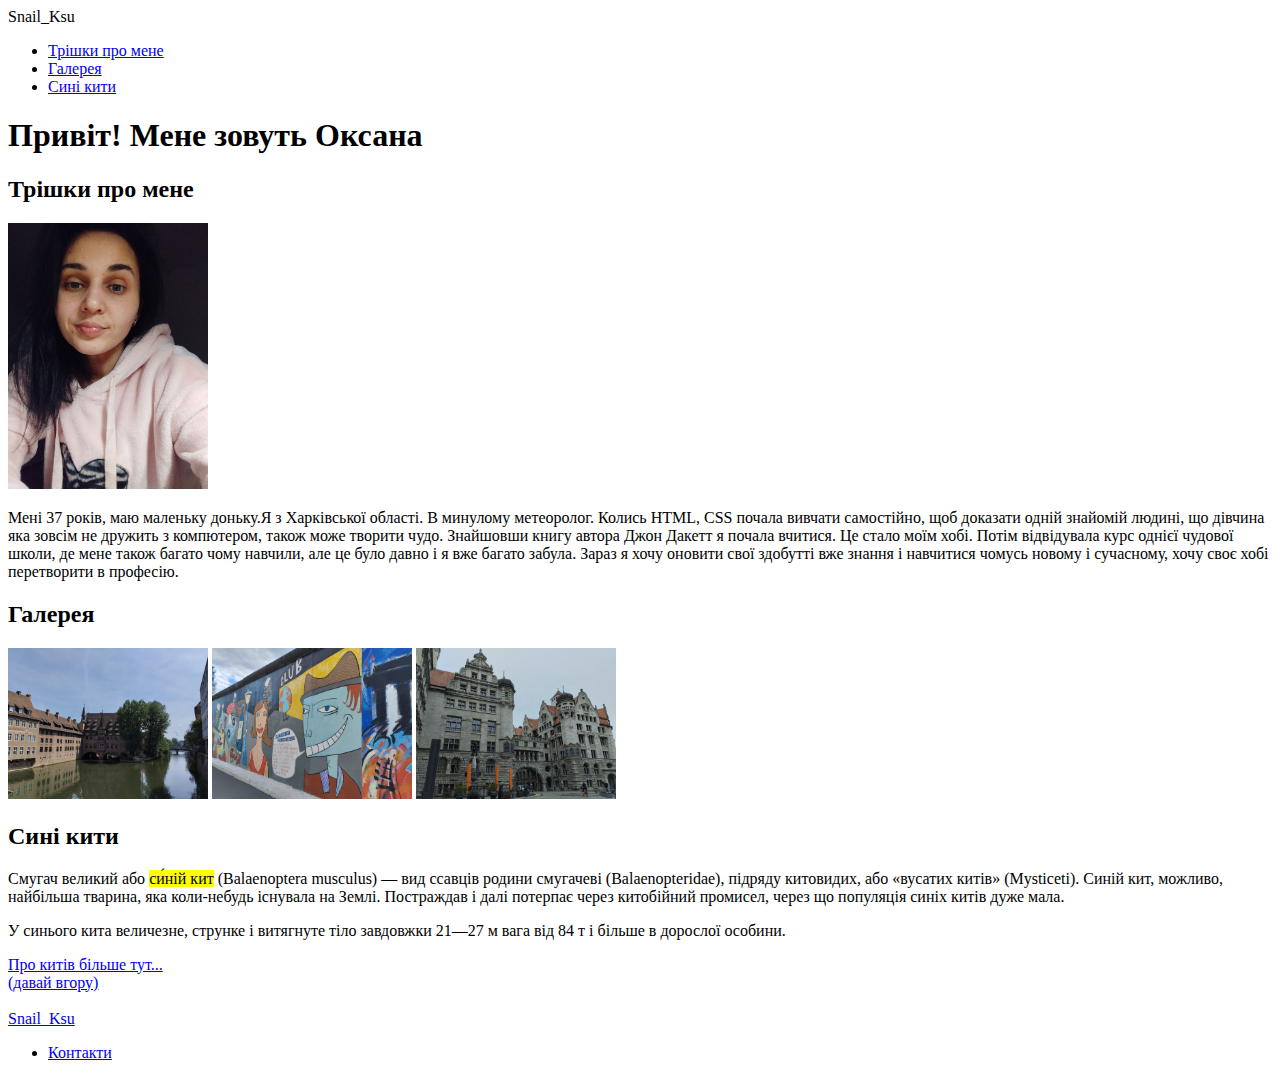
<file: lesson_02/index.html>
<!DOCTYPE html>
<html lang="uk">
<head>
    <meta charset="UTF-8">
    <meta name="viewport" content="width=device-width, initial-scale=1.0">
    <title>Ksuscha Demenkova</title>
</head>
<body>
    <header >
        <span >Snail_Ksu</span>
        <ul id="up">
            <li><a href="#section_1">Трішки про мене</a></li>
            <li><a href="#section_2">Галерея</a></li>
            <li><a href="#section_3">Сині кити</a></li>
        </ul>
    </header>
    <main>
        <h1>Привіт! Мене зовуть Оксана</h1>
        <div>
            <h2 id="section_1">Трішки про мене</h2>
            <img src="img/img_foto.jpg" alt="це ж я!" width="200">
            <p>
                Мені 37 років, маю маленьку доньку.Я з Харківської області. В минулому метеоролог. Колись HTML, CSS почала вивчати самостійно, 
                щоб доказати одній знайомій людині, що дівчина яка зовсім не дружить з компютером, також може творити чудо. Знайшовши книгу автора Джон Дакетт я почала вчитися. 
                Це стало моїм хобі. Потім відвідувала курс однієї чудової школи, де мене також багато чому навчили, але це було давно і я вже багато забула. 
                Зараз я хочу оновити свої здобутті вже знання і навчитися чомусь новому і сучасному, хочу своє хобі перетворити в професію.  
            </p>
        </div>
        <div>
            <h2 id="section_2">Галерея</h2>
            <img src="img/img_foto_1.jpg" alt="Картинка 1" width="200">
            <img src="img/img_foto_2.jpg" alt="Картинка 2" width="200">
            <img src="img/img_foto_3.jpg" alt="Картинка 3" width="200">
        </div> 
        <div>
            <h2 id="section_3">Сині кити</h2>
            <p> 
                Смугач великий або <mark>си́ній кит</mark> (Balaenoptera musculus) — вид ссавців родини смугачеві 
                (Balaenopteridae), підряду китовидих, або «вусатих китів» (Mysticeti). Синій кит, можливо, 
                найбільша тварина, яка коли-небудь існувала на Землі. Постраждав і далі потерпає через китобійний промисел, 
                через що популяція синіх китів дуже мала.
            </p>
            <p>
                У синього кита величезне, струнке і витягнуте тіло завдовжки 21—27 м вага від 84 т і більше в дорослої особини. 
            </p>
            <a href="http://uk.wikipedia.org/wiki/Кит_синій" target="_blank" rel="noopener noreferrer">Про китів більше тут...</a>
        </div>
           <a href="#up">(давай вгору)</a>
    </main>
    <footer>
        <br>
        <span><a href="#"> Snail_Ksu</a></span>
        <ul>
            <li><a href="contacts.html">Контакти</a></li>
        </ul>
    </footer>
</body>
</html>
</file>
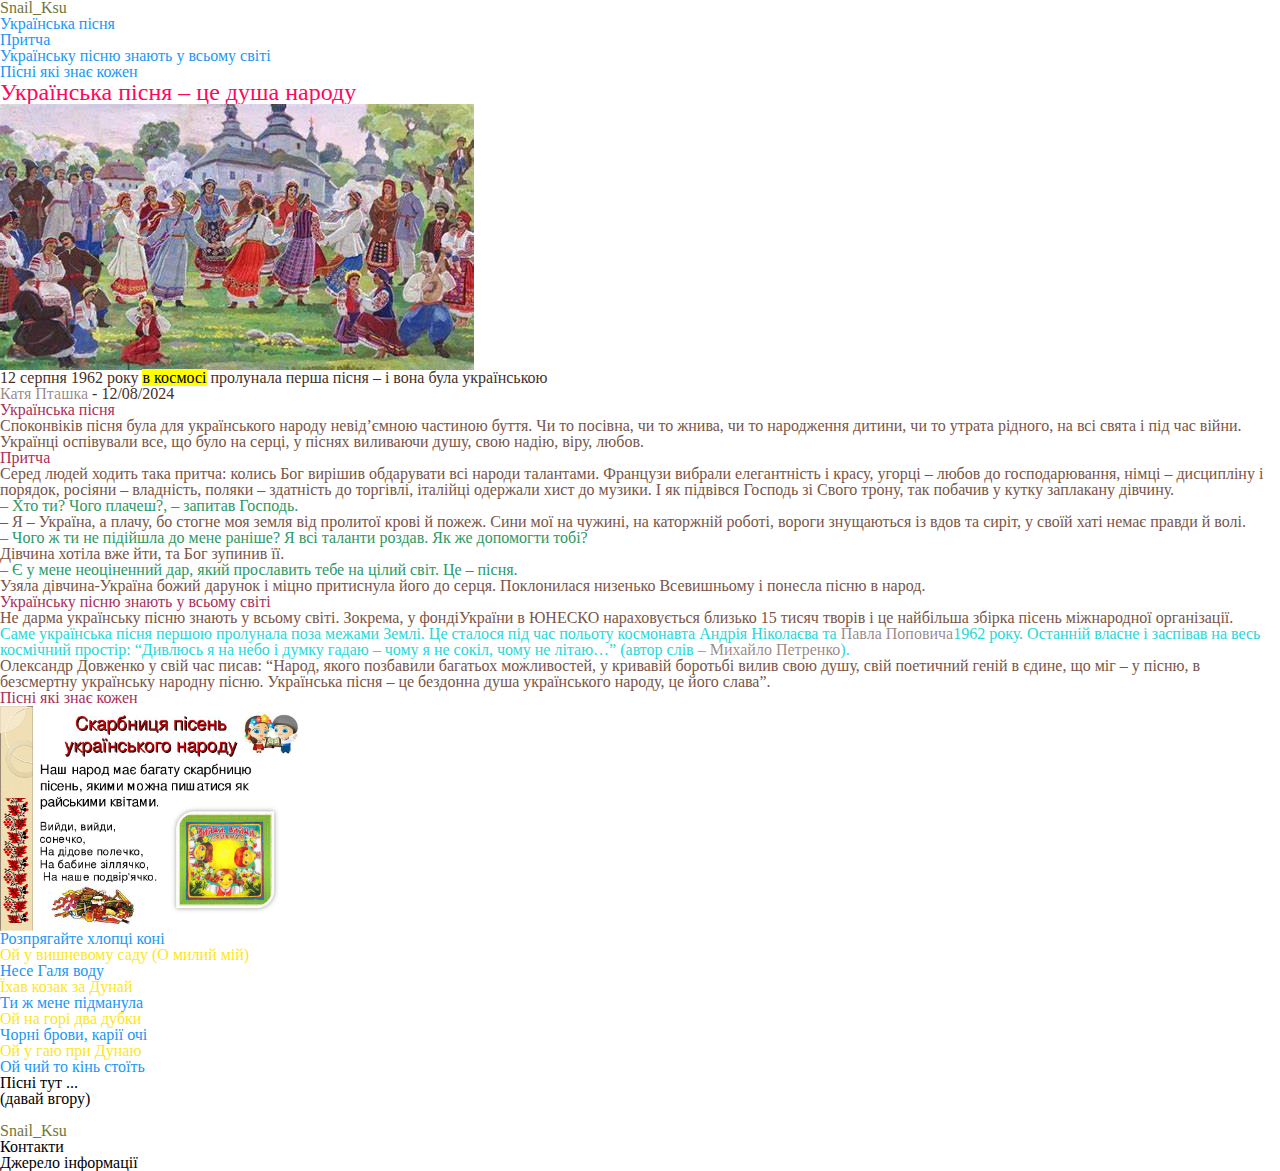
<file: lesson_03/index.html>
<!DOCTYPE html>
<html lang="uk">
    <head>
        <meta charset="UTF-8">
        <meta name="viewport" content="width=device-width, initial-scale=1.0">
        <link rel="stylesheet" href="css/style.css">
        <title>Ksuscha Demenkova</title>
    </head>
    <body>
        <header>
            <span class="logo">Snail_Ksu</span>
            <ul class="nav" id="up">
                <li><a href="#section_1">Українська пісня</a></li>
                <li><a href="#section_2">Притча</a></li>
                <li><a href="#section_3">Українську пісню знають у всьому
                        світі</a></li>
                <li><a href="#section_4">Пісні які знає кожен</a></li>
            </ul>
        </header>
        <main>
            <div class="header">
                <h1>Українська пісня – це душа народу</h1>
                <img src="img/img_02.jpeg" alt="Картинка 2">
                <p>
                    12 серпня 1962 року <mark>в космосі</mark> пролунала перша
                    пісня – і вона
                    була українською
                    <br>
                    <span class="name">Катя Пташка </span>- 12/08/2024
                </p>
            </div>
            <div class="wrap_1">
                <h2 id="section_1">Українська пісня</h2>
                <p>
                    Споконвіків пісня була для українського народу невід’ємною
                    частиною буття. Чи то посівна, чи то жнива, чи то народження
                    дитини,
                    чи то утрата рідного, на всі свята і під час війни. Українці
                    оспівували все, що було на серці, у піснях виливаючи душу,
                    свою
                    надію, віру, любов.
                </p>
            </div>
            <div class="wrap_2">
                <h2 id="section_2">Притча</h2>
                <p> Серед людей ходить така притча: колись Бог вирішив
                    обдарувати всі народи талантами. Французи вибрали
                    елегантність i красу,
                    угорці – любов до господарювання, німці – дисципліну i
                    порядок,
                    росіяни – владність, поляки – здатність до торгівлі,
                    італійці одержали
                    хист до музики. І як підвівся Господь зі Свого трону, так
                    побачив у
                    кутку заплакану дівчину.
                </p>
                <p class="clause">
                    – Хто ти? Чого плачеш?, – запитав Господь.
                </p>
                <p>
                    – Я – Україна, а плачу, бо стогне моя земля від пролитої
                    крові й пожеж. Сини мої на чужині, на каторжній роботі,
                    вороги
                    знущаються із вдов та сиріт, у своїй хаті немає правди й
                    волі.
                </p>
                <p class="clause">
                    – Чого ж ти не підійшла до мене раніше? Я всі таланти
                    роздав. Як же допомогти тобі?
                </p>
                <p>
                    Дівчина хотіла вже йти, та Бог зупинив її.
                </p>
                <p class="clause">
                    – Є у мене неоціненний дар, який прославить тебе на цілий
                    світ. Це – пісня.
                </p>
                <p>
                    Узяла дівчина-Україна божий дарунок i міцно притиснула його
                    до серця. Поклонилася низенько Всевишньому i понесла пісню в
                    народ.
                </p>
            </div>
            <div class="wrap_3">
                <h2 id="section_3">Українську пісню знають у всьому світі</h2>
                <p>
                    Не дарма українську пісню знають у всьому світі. Зокрема,
                    у фондіУкраїни в ЮНЕСКО нараховується близько 15 тисяч
                    творів і це найбільша збірка пісень міжнародної організації.
                </p>
                <p class="page">
                    Саме українська пісня першою пролунала поза межами Землі. Це
                    сталося
                    під час польоту космонавта Андрія Ніколаєва та <span
                        class="name">Павла
                        Поповича</span>1962
                    року. Останній власне і заспівав на весь космічний простір:
                    “Дивлюсь
                    я на небо і думку гадаю – чому я не сокіл, чому не літаю…”
                    (автор
                    слів – <span class="name">Михайло Петренко</span>).
                </p>
                <p>
                    <span>Олександр Довженко </span> у свій час писав: “Народ,
                    якого
                    позбавили
                    багатьох можливостей, у кривавій боротьбі вилив свою душу,
                    свій
                    поетичний геній в єдине, що міг – у пісню, в безсмертну
                    українську
                    народну пісню. Українська пісня – це бездонна душа
                    українського
                    народу, це його слава”.
                </p>
            </div>
            <div class="wrap_4">
                <h2 id="section_4">Пісні які знає кожен</h2>
                <img src="img/img_01.jpg" alt="Картинка 1" width="300">
                <ul>
                    <li class="item-blue">Розпрягайте хлопці коні</li>
                    <li> Ой у вишневому саду (О милий мій)</li>
                    <li class="item-blue"> Несе Галя воду</li>
                    <li> Їхав козак за Дунай</li>
                    <li class="item-blue"> Ти ж мене підманула</li>
                    <li>Ой на горі два дубки</li>
                    <li class="item-blue">Чорні брови, карії очі</li>
                    <li>Ой у гаю при Дунаю</li>
                    <li class="item-blue">Ой чий то кінь стоїть</li>
                </ul>
                <a
                    href="https://spadok.org.ua/folklor/15-ukrayinskykh-pisen-yaki-maye-znaty-kozhen"
                    target="_blank"
                    rel="noopener noreferrer">Пісні тут ...
                </a>
            </div>
            <a href="#up">(давай вгору)</a>
        </main>
        <footer>
            <br>
            <span class="logo"><a href="#"> Snail_Ksu</a></span>
            <ul>
                <li><a href="contacts.html">Контакти</a></li>
                <li>
                    <a href="http://uain.press/articles/313454-313454"
                        target="_blank"
                        rel="noopener noreferrer">Джерело інформації</a>
                </li>
            </ul>
        </footer>
    </body>
</html>
</file>
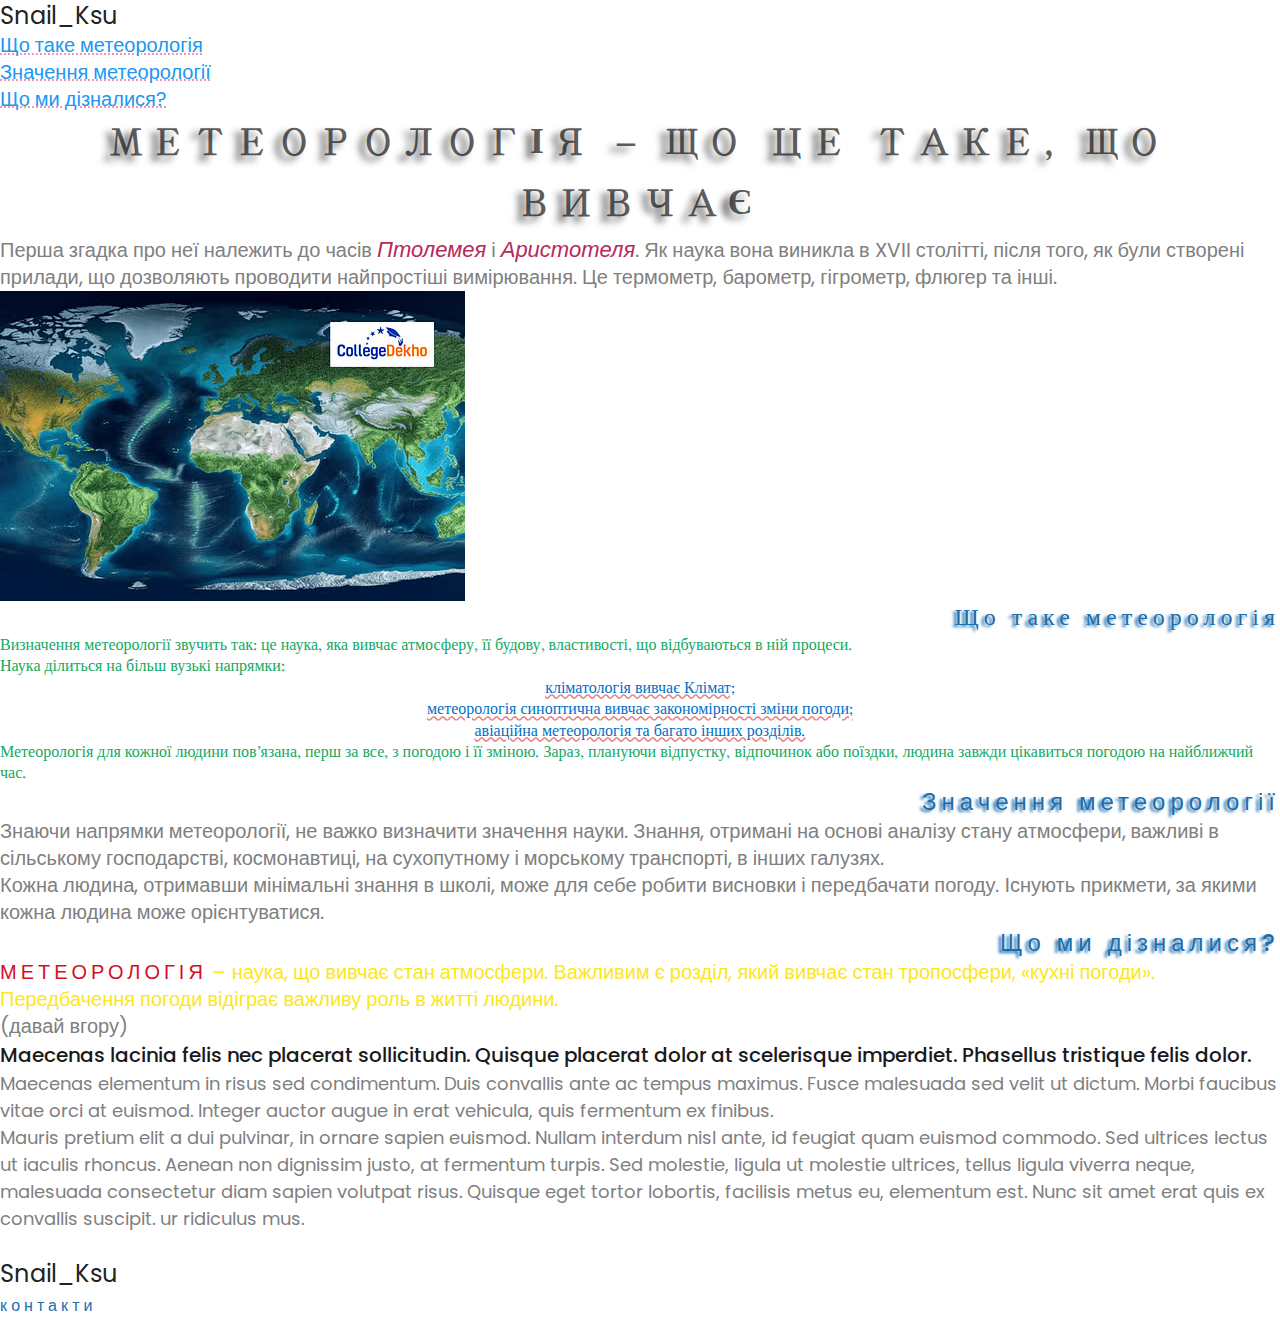
<file: lesson_04/index.html>
<!DOCTYPE html>
<html lang="uk">
    <head>
        <meta charset="UTF-8">
        <meta name="viewport" content="width=device-width, initial-scale=1.0">
        <link rel="stylesheet" href="css/style.css">
        <link href="https://fonts.googleapis.com/css?family=Poppins:regular,500&display=swap" rel="stylesheet">
        <title>Шрифти, їх підключення та CSS властивості</title>
    </head>
    <body>
        <header>
            <span class="logo">Snail_Ksu</span>
            <ul class="nav" id="up">
                <li><a href="#section_1">Що таке метеорологія</a></li>
                <li><a href="#section_2">Значення метеорології</a></li>
                <li><a href="#section_3">Що ми дізналися?</a></li>
            </ul>
        </header>
        <main>
            <div class="header">
                <h1>Метеорологія – що це таке, що вивчає </h1> 
                <p>
                    Перша згадка про неї належить до часів <span>Птолемея</span> і <span>Аристотеля</span>. Як наука вона виникла в XVII столітті,
                    після того, як були створені прилади, що дозволяють проводити найпростіші вимірювання. Це термометр, 
                    барометр, гігрометр, флюгер та інші.
                </p>
                <img src="img/img_climate.avif" alt="Climate">
            </div>
            <div class="main-wrap">
                <div class="wrap_1">
                    <h2 id="section_1">Що таке метеорологія</h2>
                    <p>Визначення метеорології звучить так: це наука, яка вивчає атмосферу, її будову, властивості, що відбуваються в ній процеси.</p>
                    <h3>Наука ділиться на більш вузькі напрямки:</h3>
                    <ul>
                        <li>кліматологія вивчає Клімат;</li>
                        <li>метеорологія синоптична вивчає закономірності зміни погоди;</li>
                        <li>авіаційна метеорологія та багато інших розділів.</li>
                    </ul>
                    <p>
                        Метеорологія для кожної людини пов’язана, перш за все, з погодою і її зміною. Зараз, плануючи відпустку, відпочинок або поїздки, 
                        людина завжди цікавиться погодою на найближчий час.
                    </p>
                </div>
                <div class="wrap_2">
                    <h2 id="section_2">Значення метеорології</h2>
                    <p>
                        Знаючи напрямки метеорології, не важко визначити значення науки. Знання, отримані на основі аналізу стану атмосфери, 
                        важливі в сільському господарстві, космонавтиці, на сухопутному і морському транспорті, в інших галузях.
                    </p>
                    <p>
                        Кожна людина, отримавши мінімальні знання в школі, може для себе робити висновки і передбачати погоду. 
                        Існують прикмети, за якими кожна людина може орієнтуватися.
                    </p>
                </div>
                <div class="wrap_3">
                    <h2 id="section_3">Що ми дізналися?</h2>
                    <p>
                        <span>Метеорологія</span>  – наука, що вивчає стан атмосфери. Важливим є розділ, який вивчає стан тропосфери, 
                        «кухні погоди». Передбачення погоди відіграє важливу роль в житті людини.
                    </p>
                </div>
                <a href="#up">(давай вгору)</a>
            </div>
            <!-- //частина з макету // -->
            <div class="wrap"> 
                <h2>
                    Maecenas lacinia felis nec placerat sollicitudin. Quisque placerat dolor at scelerisque imperdiet.
                    Phasellus tristique felis dolor.
                </h2>
                <p>
                    Maecenas elementum in risus sed condimentum. Duis convallis ante ac tempus maximus. Fusce malesuada 
                    sed velit ut dictum. Morbi faucibus vitae orci at euismod. Integer auctor augue in erat vehicula, quis fermentum ex finibus.
                </p>
                <p>
                    Mauris pretium elit a dui pulvinar, in ornare sapien euismod. Nullam interdum nisl ante, id feugiat quam euismod commodo. 
                    Sed ultrices lectus ut iaculis rhoncus. Aenean non dignissim justo, at fermentum turpis. Sed molestie, ligula ut molestie ultrices, 
                    tellus ligula viverra neque, malesuada consectetur diam sapien volutpat risus. Quisque eget tortor lobortis, facilisis metus eu, 
                    elementum est. Nunc sit amet erat quis ex convallis suscipit. ur ridiculus mus.
                </p>
            </div>
            <!-- //частина з макету // -->
        </main>
        <footer>
            <br>
            <span class="logo"><a href="#"> Snail_Ksu</a></span>
            <ul>
                <li><a href="contacts.html">Контакти</a></li>
            </ul>
        </footer>
    </body>
</html>
</file>
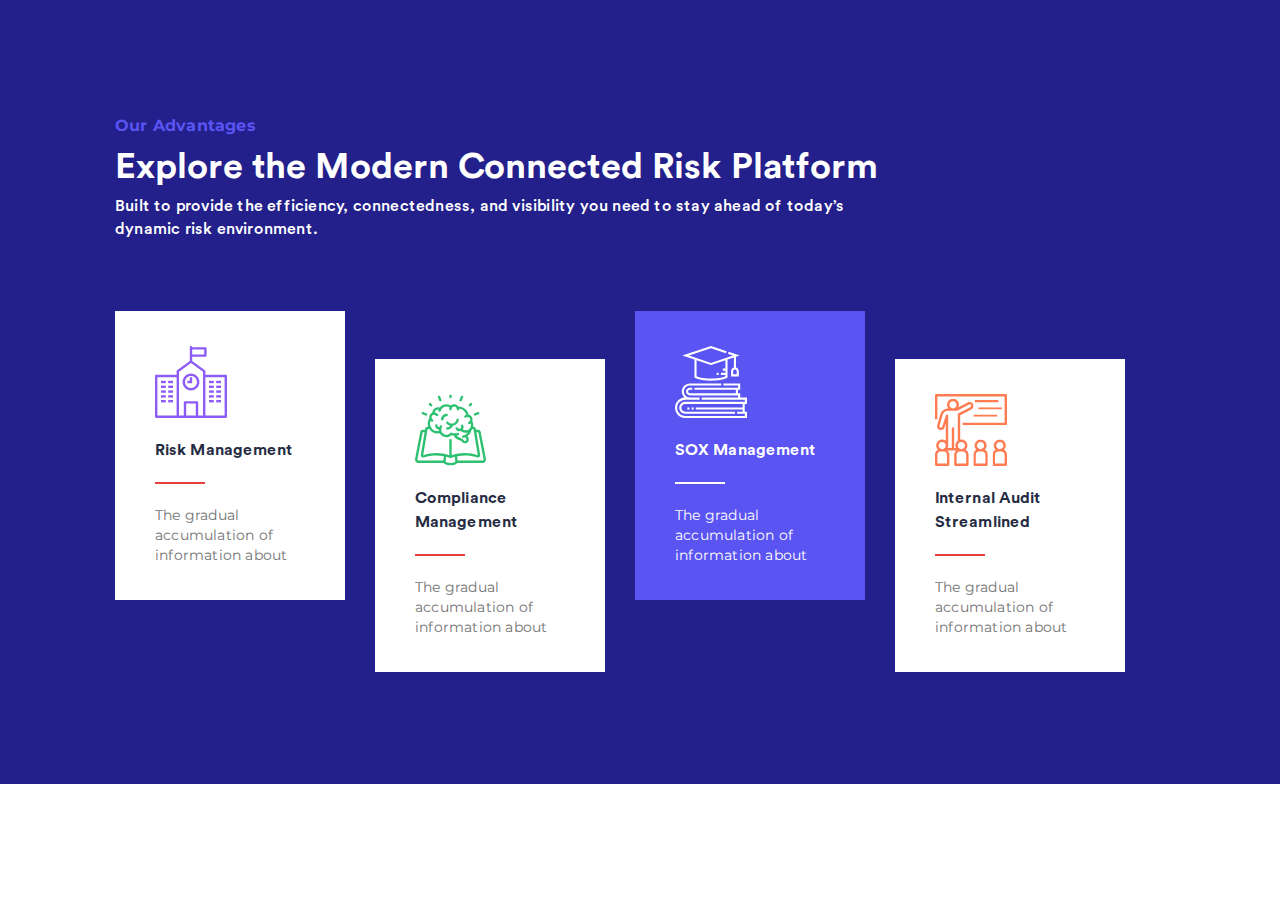
<file: lesson_05/index.html>
<!DOCTYPE html>
<html lang="uk">
    <head>
        <meta charset="UTF-8">
        <meta name="viewport" content="width=device-width, initial-scale=1.0">
        <link href="https://fonts.googleapis.com/css?family=Montserrat:regular,700&display=swap" rel="stylesheet">
        <link rel="stylesheet" href="css/style.css">
        <title>CSS властивості блоків, відступи між елементами margin та padding</title>
    </head>
    <body>
        <header>
            <!-- <span class="logo">Snail_Ksu</span> -->
        </header>
        <main>
            <div class="wrapper">
                <div class="header">
                    <h6>Our Advantages</h6>
                    <h2>Explore the Modern Connected Risk Platform</h2>
                    <p>Built to provide the efficiency, connectedness, and visibility you need to stay ahead of today’s dynamic risk environment.</p>
                </div>
                <div class="wrap-section">
                    <div class="section">
                        <img src="img/card-1.svg" alt="card-1">
                        <h3>Risk Management </h3>
                        <span></span>
                        <p>The gradual 
                            accumulation of 
                            information about 
                        </p>
                    </div>
                    <div class="section card-section">
                        <img src="img/card-2.svg" alt="card-2">
                        <h3>Compliance Management</h3>
                        <span></span>
                        <p>
                            The gradual 
                            accumulation of 
                            information about 
                        </p>
                    </div>
                    <div class="section activ">
                        <img src="img/card-activ.svg" alt="card-activ ">
                        <h3>SOX Management</h3>
                        <span></span>
                        <p>
                            The gradual 
                            accumulation of 
                            information about 
                        </p>
                    </div>
                    <div class="section card-section">
                        <img src="img/card-3.svg" alt="card-3">
                        <h3>Internal Audit Streamlined</h3>
                        <span></span>
                        <p>
                            The gradual 
                            accumulation of 
                            information about 
                        </p>
                    </div>
                </div>
                

            </div>
        </main>
        <footer>
            <!-- <span class="logo"><a href="#"> Snail_Ksu</a></span> -->
        </footer>
    </body>
</html>
</file>
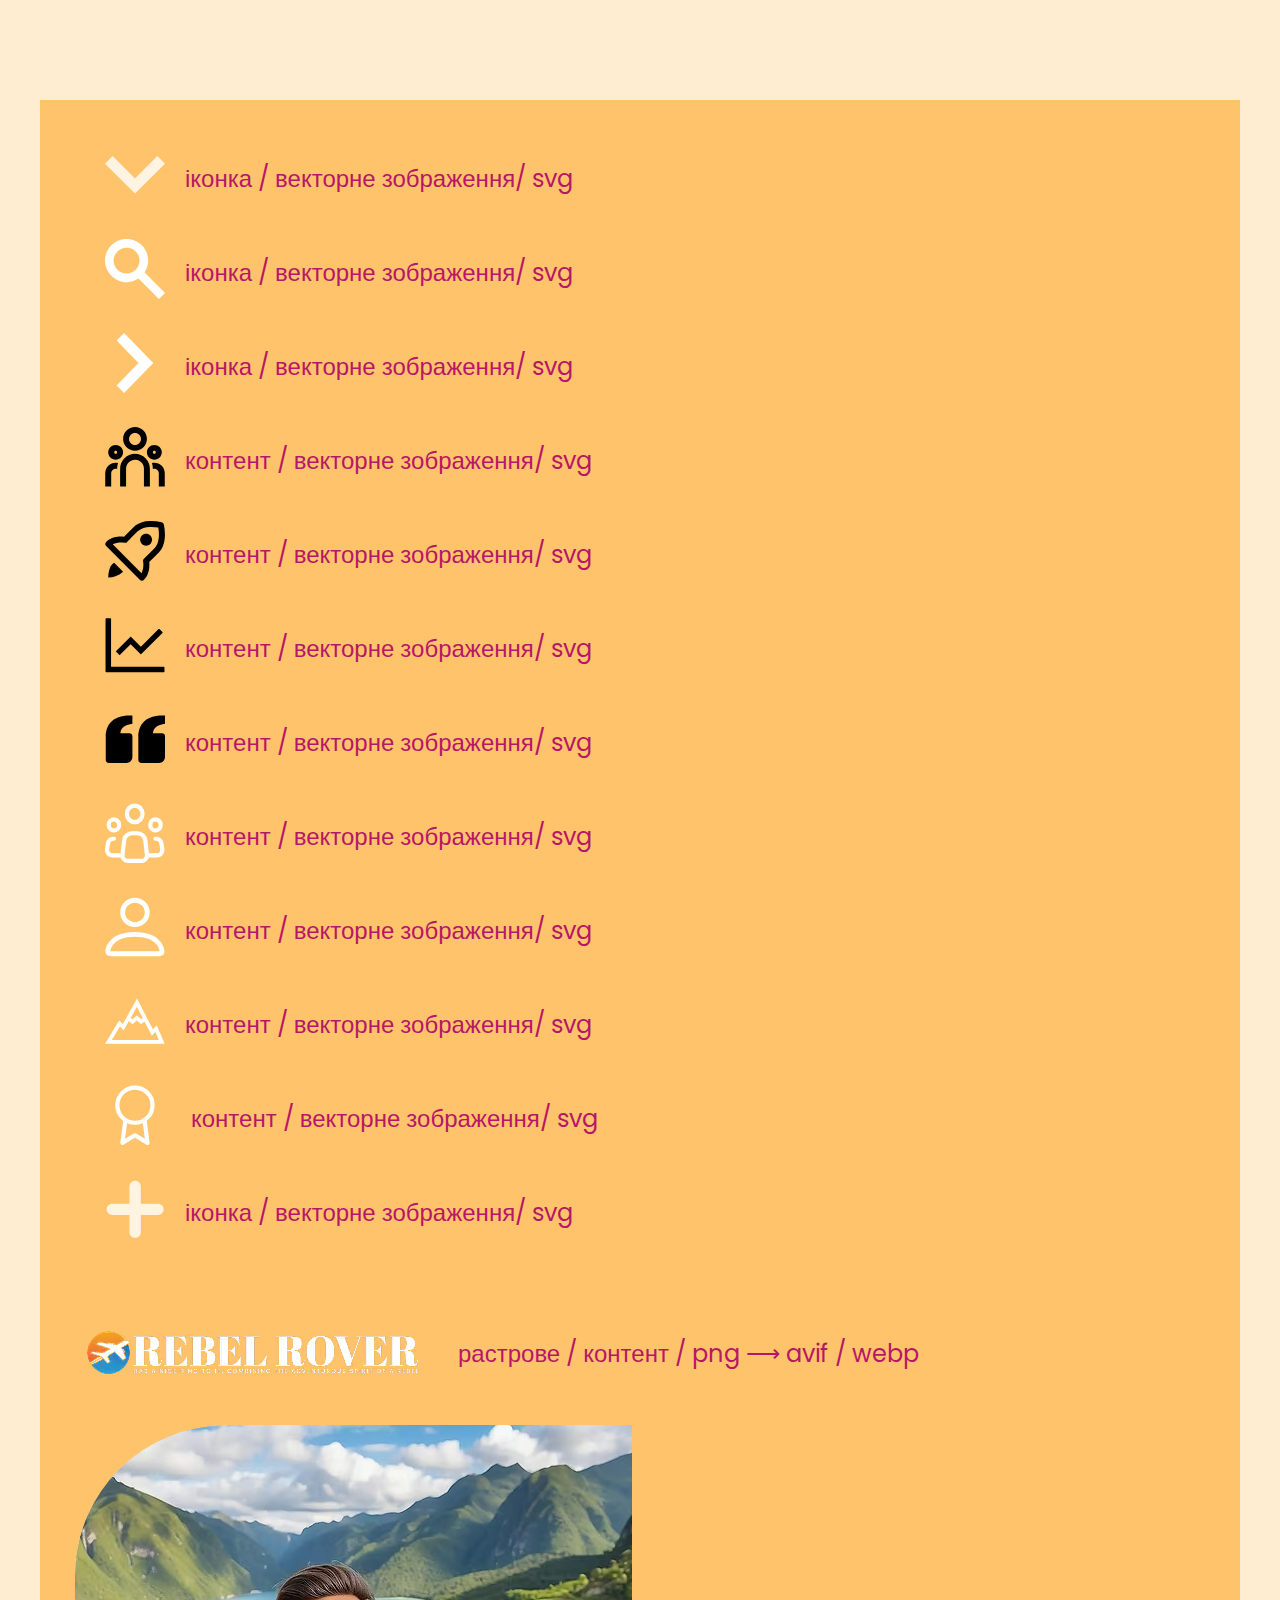
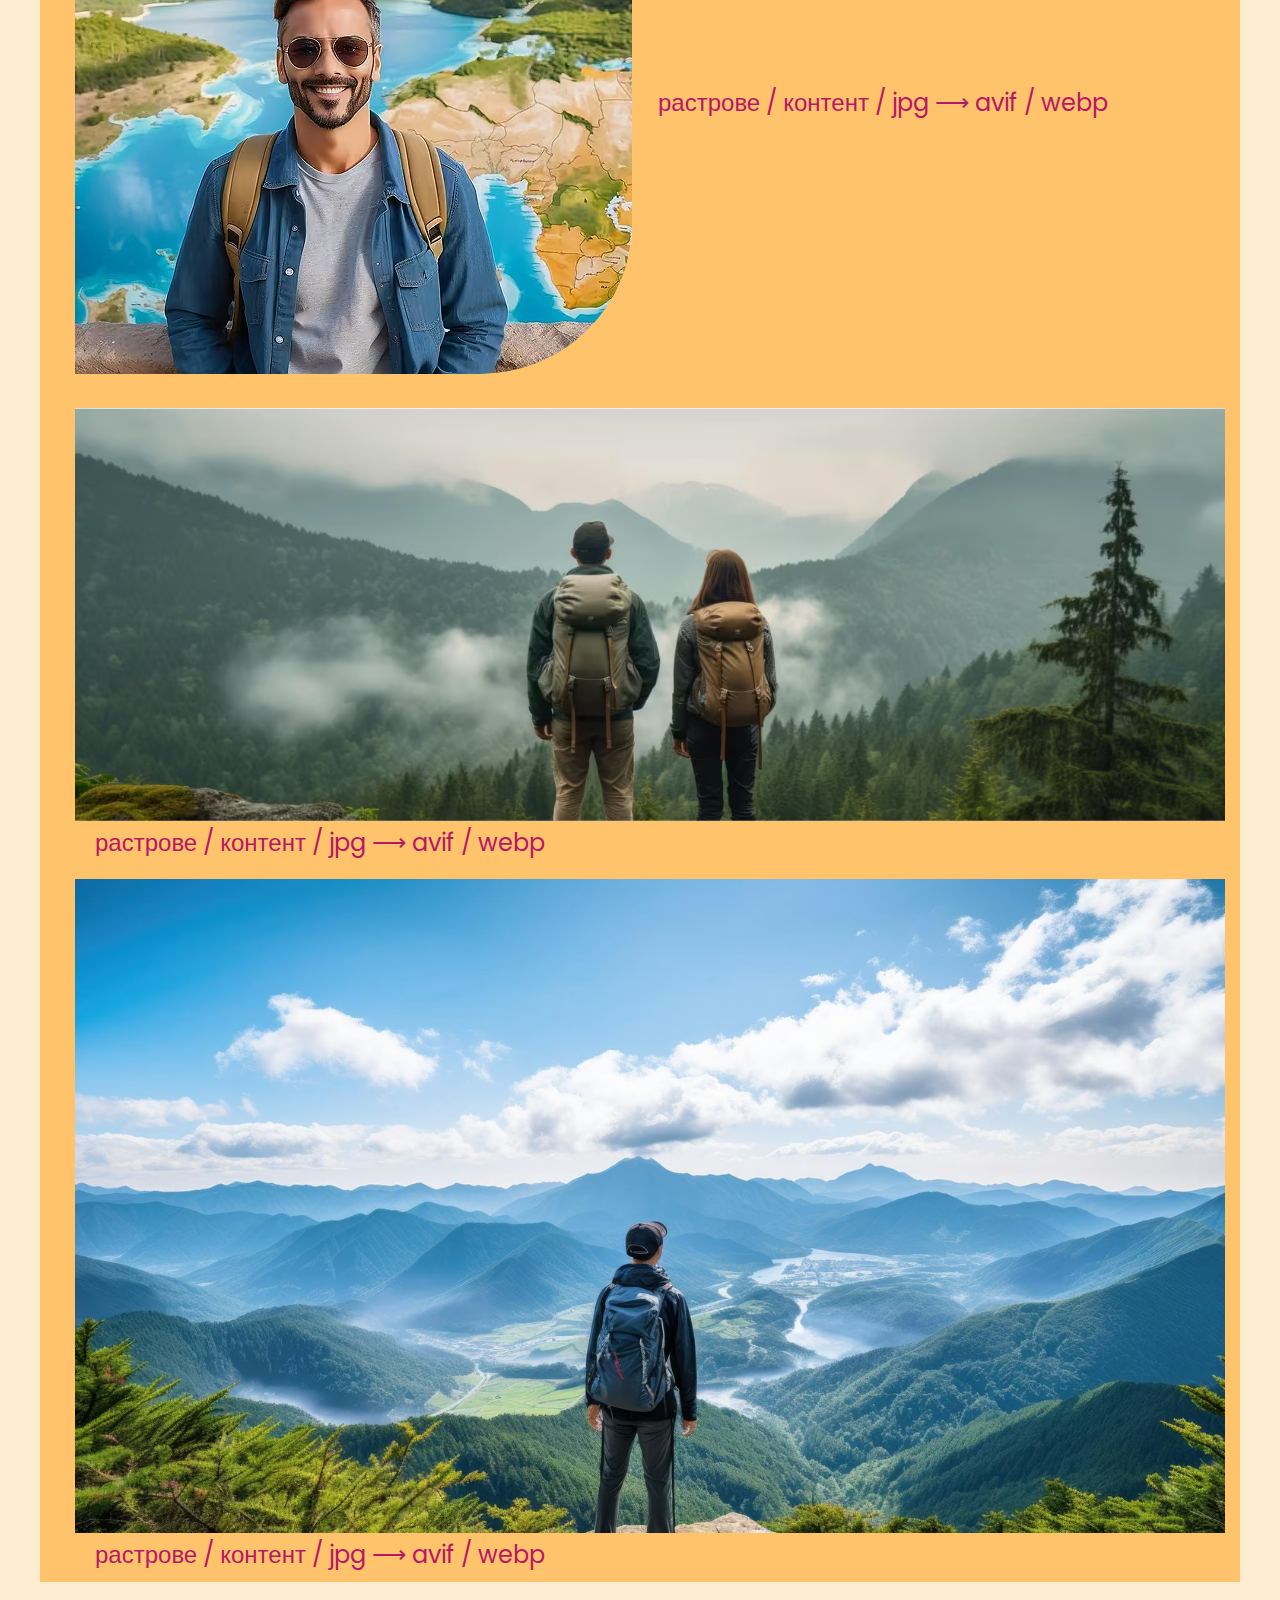
<file: lesson_08/index.html>
<!DOCTYPE html>
<html lang="uk">
    <head>
        <meta charset="UTF-8">
       <link href="https://fonts.googleapis.com/css?family=Poppins:regular,500,600&display=swap" rel="stylesheet">
        <link rel="stylesheet" href="css/style.css">
        <title>LESSON-8</title>
    </head>
    <body>
        <div class="wrapper">
            <header class="header">
            <!-- <span class="logo">Snail_Ksu</span> -->
            </header>
            <main class="page">
                <div class="icon-container">
                  <ul class="icon">
                    <li><img src="img/icon/arrow-up-icon.svg" alt="arrow-up-icon"><span>іконка / векторне зображення/ svg</span></li>
                    <li><img src="img/icon/search-icon.svg" alt="search-icon"><span>іконка / векторне зображення/ svg</span></li>
                    <li><img src="img/icon/arrow-right-icon.svg" alt="arrow-right-icon"><span>іконка / векторне зображення/ svg</span></li>
                    <li><img src="img/icon/team-icon.svg" alt="team-icon"><span>контент / векторне зображення/ svg</span></li>
                    <li><img src="img/icon/our-icon.svg" alt="our-icon"><span>контент / векторне зображення/ svg</span></li>
                    <li><img src="img/icon/mision-icon.svg" alt="mision-icon"><span>контент / векторне зображення/ svg</span></li>
                    <li><img src="img/icon/quote-icon.svg" alt="quote-icon"><span>контент / векторне зображення/ svg</span></li>
                    <li><img src="img/icon/client-icon.svg" alt="client-icon"><span>контент / векторне зображення/ svg</span></li>
                    <li><img src="img/icon/traveller-icon.svg" alt="traveller-icon"><span>контент  / векторне зображення/ svg</span></li>
                    <li><img src="img/icon/destination-icon.svg" alt="destination-icon"><span>контент  / векторне зображення/ svg</span></li>
                    <li><img src="img/icon/award-icon.svg" alt="award-icon"><span> контент / векторне зображення/ svg</span></li>
                    <li><img src="img/icon/plus-icon.svg" alt="plus-icon"><span>іконка / векторне зображення/ svg</span></li>
                  </ul>
                </div>
                <div class="raster-container">
                    <ul>
                        <li>
                            <img src="img/logo-img.avif" alt="Logo">
                            <span>растрове / контент / png &#10230; avif / webp</span>
                        </li>
                        <li>
                            <picture >
                                <source srcset="img/founder-img.avif" type="image/avif">
                                <source srcset="img/founder-img.webp" type="image/webp">
                                <img class="border-img" src="img/founder-img.jpg" alt="Founder">
                            </picture>
                            <span>растрове / контент / jpg &#10230; avif / webp</span>
                        </li>
                        <li>
                            <img src="img/travell-1x.avif" alt="travell" srcset="img/travell-2x.avif 2x, img/travell-3x.avif 3x">
                            <span>растрове / контент / jpg &#10230; avif / webp</span>
                        </li>
                        <li>
                            <picture>
                                <source srcset="img/head-img-2x.avif 2x, img/head-img-3x.avif 3x" type="image/avif">
                                <img src="img/head-img-1x.avif" alt="head">
                            </picture>
                            <span>растрове / контент / jpg &#10230; avif / webp</span>
                        </li>
                    </ul>
                </div>
            </main>
            <footer class="footer">
                <!-- <span class="logo"><a href="#"> Snail_Ksu</a></span> -->
            </footer>
        </div>
    </body>
</html>
</file>
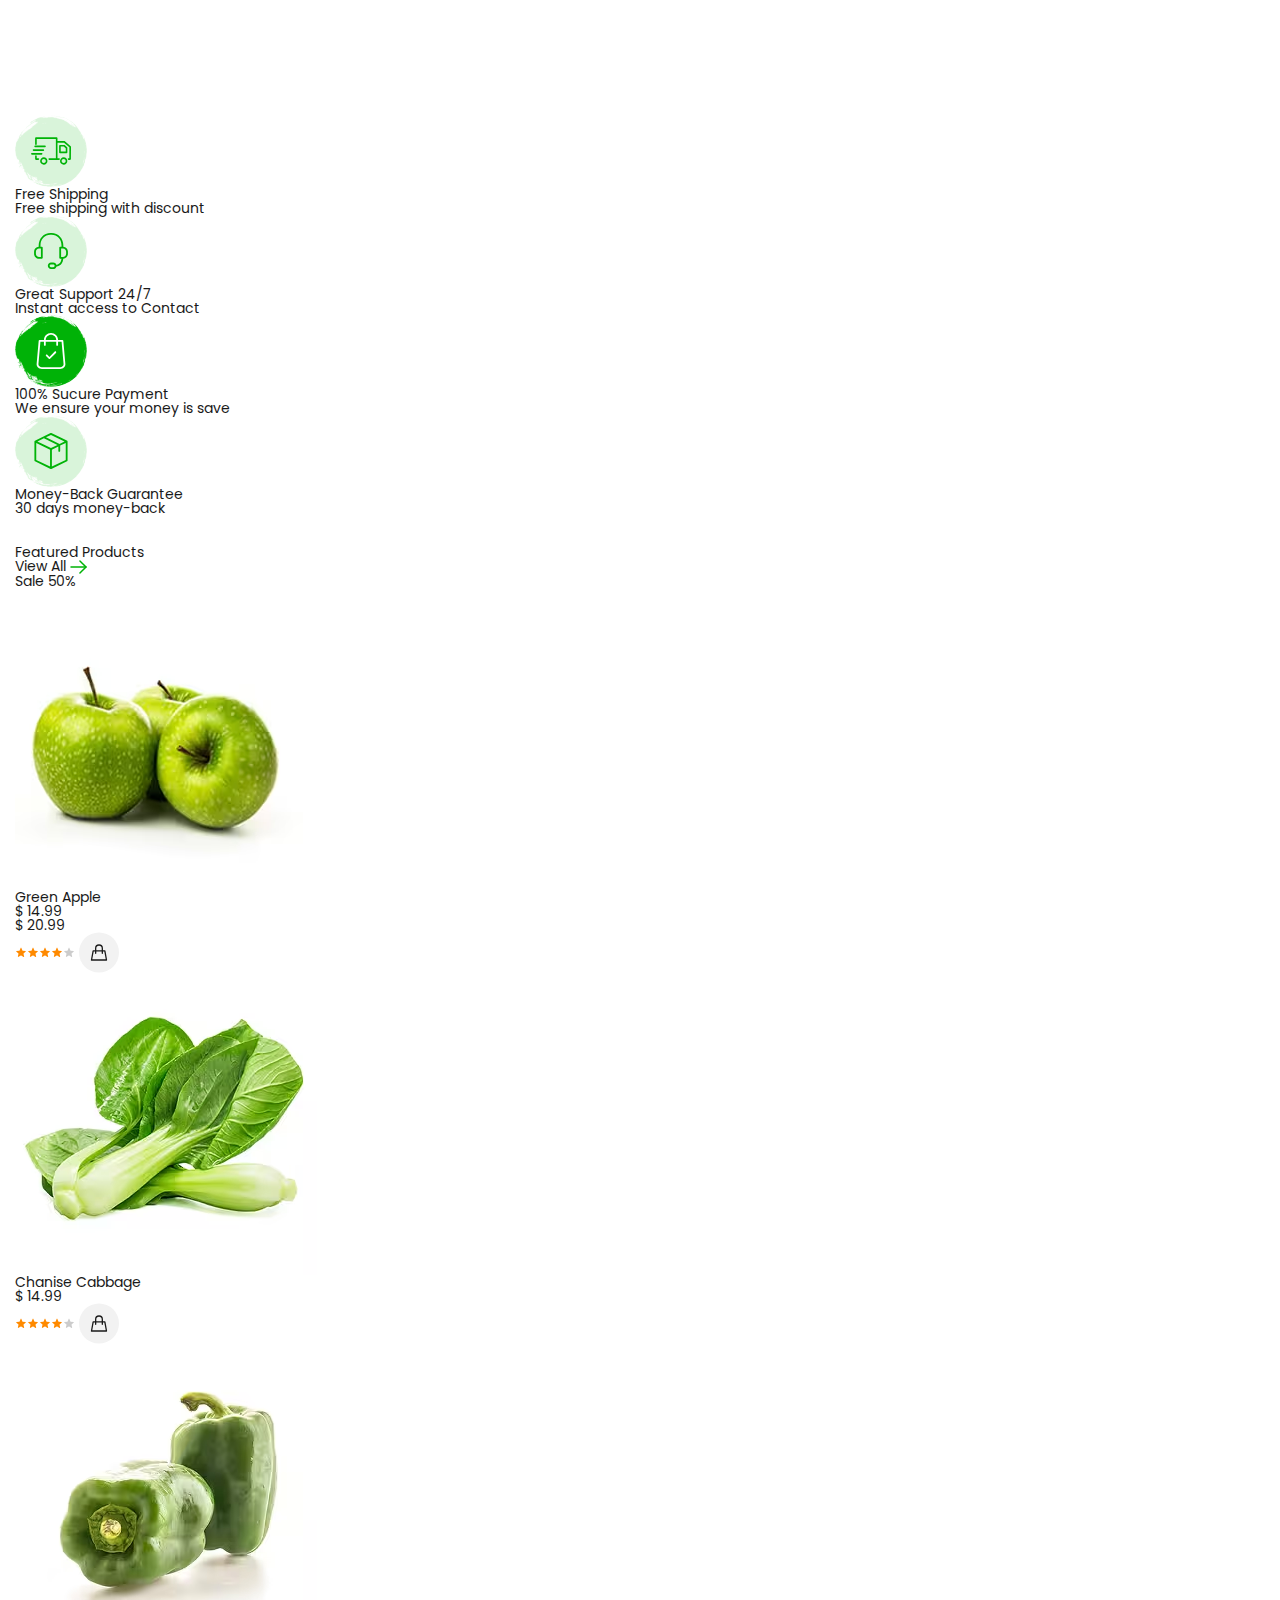
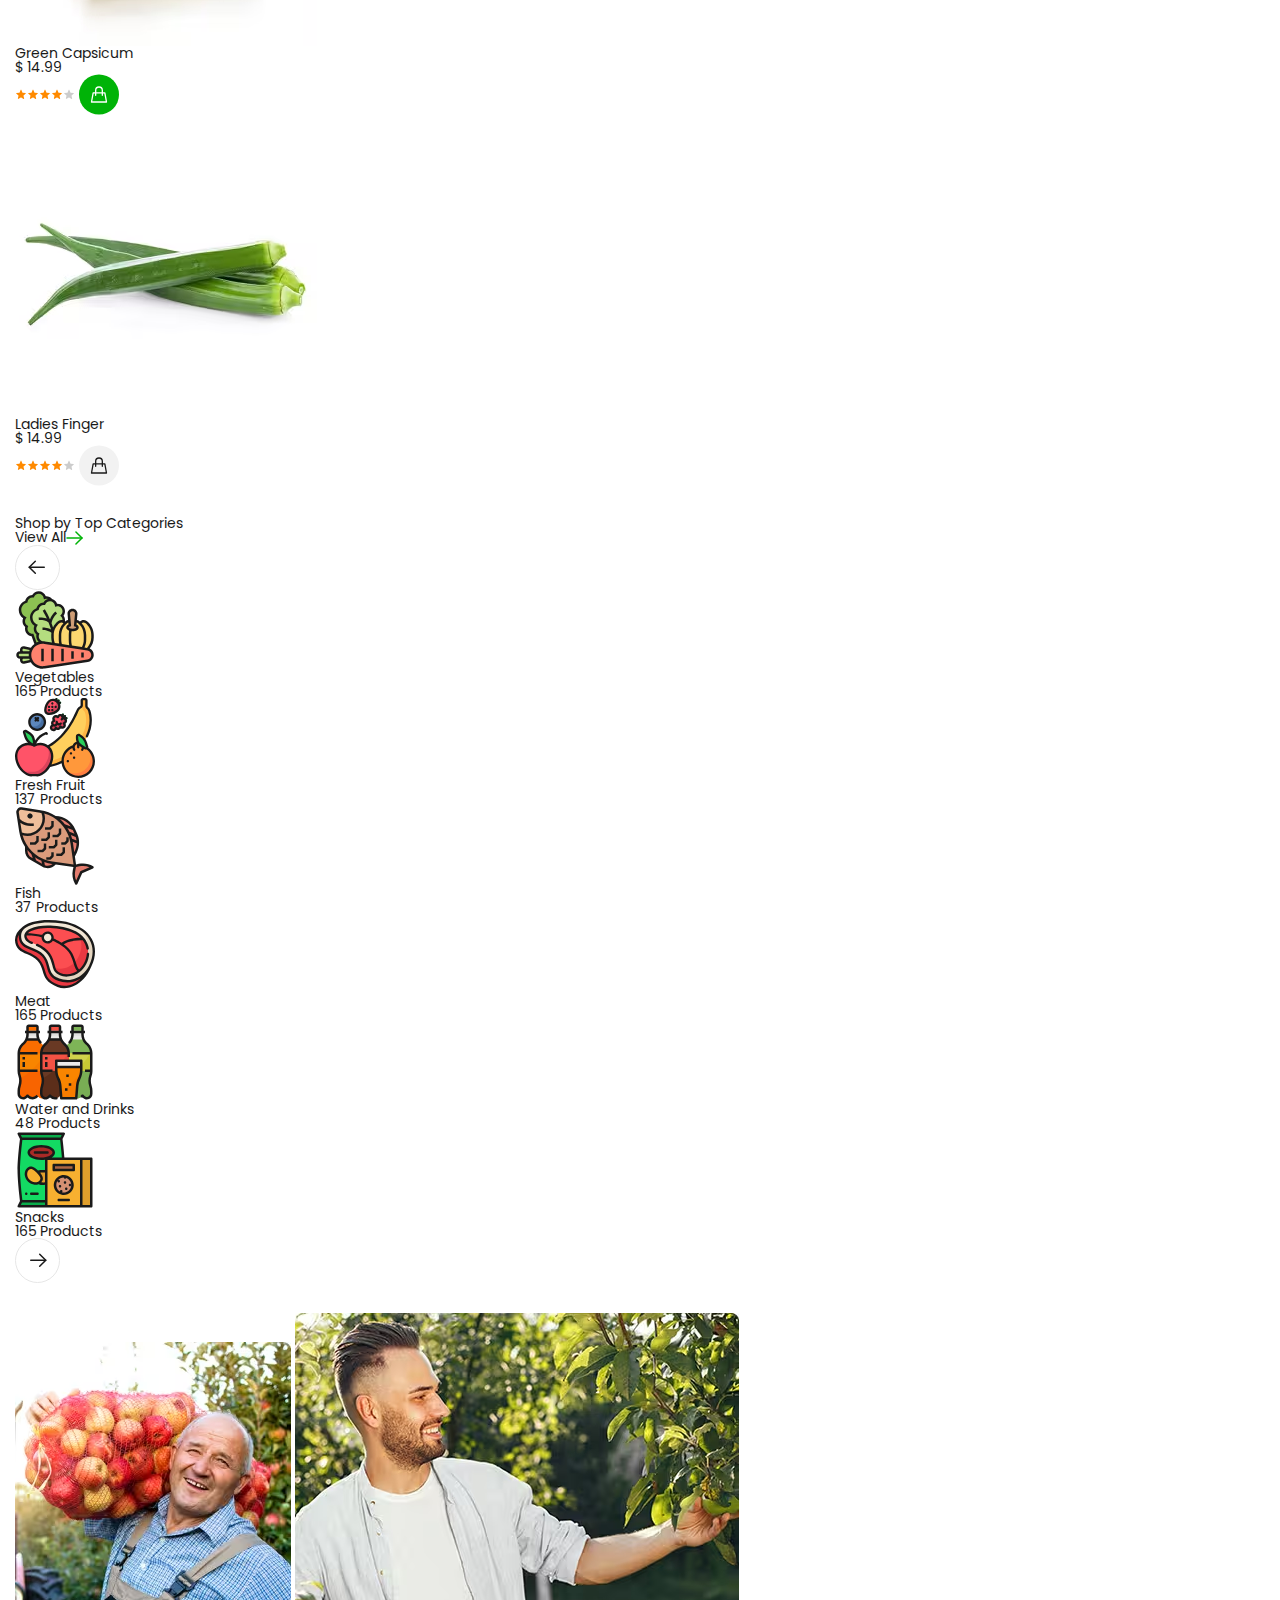
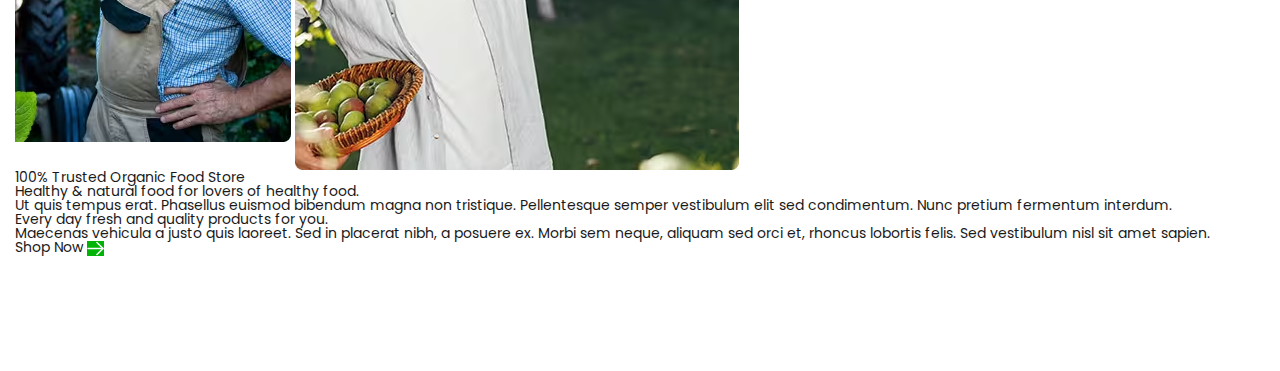
<file: lesson_09/index.html>
<!DOCTYPE html>
<html lang="uk">
    <head>
        <meta charset="UTF-8">
       <link href="https://fonts.googleapis.com/css?family=Poppins:regular,500,600&display=swap" rel="stylesheet">
        <link rel="stylesheet" href="css/style.css">
        <title>LESSON-9</title>
    </head>
    <body>
        <div class="wrapper">
            <header class="header">
            <!-- <span class="logo">Snail_Ksu</span> -->
            </header>
            <main class="page">
                <div class="about">
                    <div class="about__container">
                        <div class="about__items items-about">
                            <div class="items-about__item">
                                <a href="#" class="items-about__link">
                                    <img src="img/icon-abaut/icon-shipping.svg" alt="Free Shipping" class="items-about__icon">
                                    <h3 class="items-about__title">Free Shipping</h3>
                                    <p>Free shipping with discount</p>
                                </a>
                            </div> 
                            <div class="items-about__item">
                                <a href="#" class="items-about__link">
                                    <img src="img/icon-abaut/icon-support.svg" alt="Great Support 24/7" class="item-abouts__icon">
                                    <h3 class="items-about__title">Great Support 24/7</h3>
                                    <p>Instant access to Contact</p>
                                </a>
                            </div> 
                            <div class="items-about__item">
                                <a href="#" class="items-about__link">
                                    <img src="img/icon-abaut/icon-pay.svg" alt="100% Sucure Payment" class="items-abouts__icon">
                                    <h3 class="items-about__title">100% Sucure Payment</h3>
                                    <p>We ensure your money is save</p>
                                </a>
                            </div> 
                            <div class="items-about__item">
                                <a href="#" class="items-about__link">
                                    <img src="img/icon-abaut/icon-money.svg" alt="Money-Back Guarantee" class="items-abouts__icon">
                                    <h3 class="items-abouts__title">Money-Back Guarantee</h3>
                                    <p>30 days money-back</p>
                                </a>
                            </div> 
                        </div>  
                    </div>
                </div>



                <div class="products">
                    <div class="products__container">
                        <div class="products__titel subject-block">
                            <h2 class="subject-block__titel titel">Featured Products</h2>
                            <a href="" class="subject-block__link"> View All <img src="img/icon-arr-title.svg" alt="arr-title" class="subject-block__svg-arr"></a>
                        </div>
                        <div class="products__cards">
                            <!-- картка sale -->
                            <div class="products__card card-products">
                                <p class="card-products__page-sale">Sale <span class="card-products__sale">50</span>%</p>
                                <img src="img/img-product/apple-green.avif" alt="apple-green" class="card-products__img">
                                <h3 class="card-products__title">Green Apple</h3>
                                <p>&dollar; <span class="card-products__price">14.99</span></p>
                                <p class="card-products__page-price-sale">&dollar; <span class="card-products__price-sale">20.99</span></p>
                                <img src="img/img-product/icon-rating.svg" alt="rating" class="card-products__rating">
                                <a href="#" class="card-products__link-basket"><img src="img/img-product/icon-basket.svg" alt=""></a>
                            </div>
                            <!-- картка sale -->

                            <div class="products__card card-products">
                                <img src="img/img-product/chanise-cabbage.avif" alt="chanise-cabbage" class="card-products__img">
                                <h3 class="card-products__title">Chanise Cabbage</h3>
                                <p>&dollar; <span class="card-products__price">14.99</span></p>
                                <img src="img/img-product/icon-rating.svg" alt="rating" class="card-products__rating">
                                <a href="#" class="card-products__link-basket"><img src="img/img-product/icon-basket.svg" alt=""></a>
                            </div>

                            <!-- картка aktive -->
                            <div class="products__card card-products">
                                <img src="img/img-product/green-capsicum.avif" alt="green-capsicum" class="card-products__img">
                                <h3 class="card-products__title">Green Capsicum</h3>
                                <p>&dollar; <span class="card-products__price">14.99</span></p>
                                <img src="img/img-product/icon-rating.svg" alt="rating" class="card-products__rating">
                                <a href="#" class="card-products__link-basket"><img src="img/img-product/icon-basket-activ.svg" alt=""></a>
                            </div>
                            <!-- картка aktive -->

                            <div class="products__card card-products">
                                <img src="img/img-product/ladies-finger.avif" alt="ladies-finger" class="card-products__img">
                                <h3 class="card-products__title">Ladies Finger</h3>
                                <p>&dollar; <span class="card-products__price">14.99</span></p>
                                <img src="img/img-product/icon-rating.svg" alt="rating" class="card-products__rating">
                                <a href="#" class="card-products__link-basket"><img src="img/img-product/icon-basket.svg" alt=""></a>
                            </div>
                        </div> 
                    </div>
                </div>


                <div class="categories">
                    <div class="categories__container">
                        <div class="categories__titel subject-block">
                            <h2 class="subject-block__titel titel">Shop by Top Categories</h2>
                            <a href="" class="subject-block__link"> View All<img src="img/icon-arr-title.svg" alt="arr-title" class="subject-block__svg-arr"></a>
                        </div>
                   
                        <div class="categories__cards">
                            <a href=""><img src="img/img-categories/left-arr.svg" alt="left-arr" class="categories__left-arr"></a>

                            <div class="categories__card card-categories">
                                <a href="#" class="card-categories__link">
                                    <img src="img/img-categories/icon-vegetable.svg" alt="Vegetables" class="card-categories__img">
                                    <h3 class="card-categories__title">Vegetables</h3>
                                    <p><span class="card-categories__quantity-products">165</span> Products</p>
                                </a>
                            </div>
                            <div>
                                <a href="#" class="card-categories__link">
                                    <img src="img/img-categories/icon-fruits.svg" alt="Fresh Fruit" class="card-categories__img">
                                    <h3 class="card-categories__title">Fresh Fruit</h3>
                                    <p><span class="card-categories__quantity-products">137</span> Products</p>
                                </a>
                            </div>
                            <div>
                                <a href="#" class="card-categories__link">
                                    <img src="img/img-categories/icon-fish.svg" alt="Fish" class="card-categories__img">
                                    <h3 class="card-categories__title">Fish</h3>
                                    <p><span class="card-categories__quantity-products">37</span> Products</p>
                                </a>
                            </div>
                            <div>
                                <a href="#" class="card-categories__link">
                                    <img src="img/img-categories/icon-meat.svg" alt="Meat" class="card-categories__img">
                                    <h3 class="card-categories__title">Meat</h3>
                                    <p><span class="card-categories__quantity-products">165</span> Products</p>
                                </a>
                            </div>
                            <div>
                                <a href="#" class="card-categories__link">
                                    <img src="img/img-categories/icon-drinks.svg" alt="Water and Drinks" class="card-categories__img">
                                    <h3 class="card-categories__title">Water and Drinks</h3>
                                    <p><span class="card-categories__quantity-products">48</span> Products</p>
                                </a>
                            </div>
                            <div>
                                <a href="#" class="card-categories__link">
                                    <img src="img/img-categories/icon-snacks.svg" alt="Snacks" class="card-categories__img">
                                    <h3 class="card-categories__title">Snacks</h3>
                                    <p><span class="card-categories__quantity-products">165</span> Products</p>
                                </a>
                            </div>

                            <a href=""><img src="img/img-categories/right-arr.svg" alt="right-arr" class="categories__right-arr"></a>
                        </div>
                    </div>
                </div>
               
                <div class="organic-food">
                    <div class="organic-food__container">
                        <img src="img/organic-food-1.avif" alt="organic-food-1" class="organic-food__img">
                        <img src="img/organic-food-2.avif" alt="organic-food-2" class="organic-food__img">
                        <div class="organic-food__info-block">
                            <h2 class="organic-food__titel titel">100% Trusted Organic Food Store</h2>
                            <ul class="organic-food__items">
                                <li class="organic-food__item">
                                    <h3 class="organic-food__item-titel">Healthy & natural food for lovers of healthy food.</h3>
                                    <p>
                                        Ut quis tempus erat. Phasellus euismod bibendum magna non tristique.
                                        Pellentesque semper vestibulum elit sed condimentum. Nunc pretium fermentum interdum. 
                                    </p>
                                </li>
                                <li class="organic-food__item">
                                    <h3 class="organic-food__item-titel">Every day fresh and quality products for you.</h3>
                                    <p>
                                        Maecenas vehicula a justo quis laoreet. Sed in placerat nibh, a posuere ex. Morbi sem neque, 
                                        aliquam sed orci et, rhoncus lobortis felis. Sed vestibulum nisl sit amet sapien.
                                    </p>
                                </li>
                            </ul>
                            
                            <div class="organic-food__buttom">Shop Now <img src="img/icon-arr-button.svg" alt="arr-title"></div>
                        </div>
                    </div>
                </div>
            </main>
            <footer class="footer">
                <!-- <span class="logo"><a href="#"> Snail_Ksu</a></span> -->
            </footer>
        </div>
    </body>
</html>
</file>
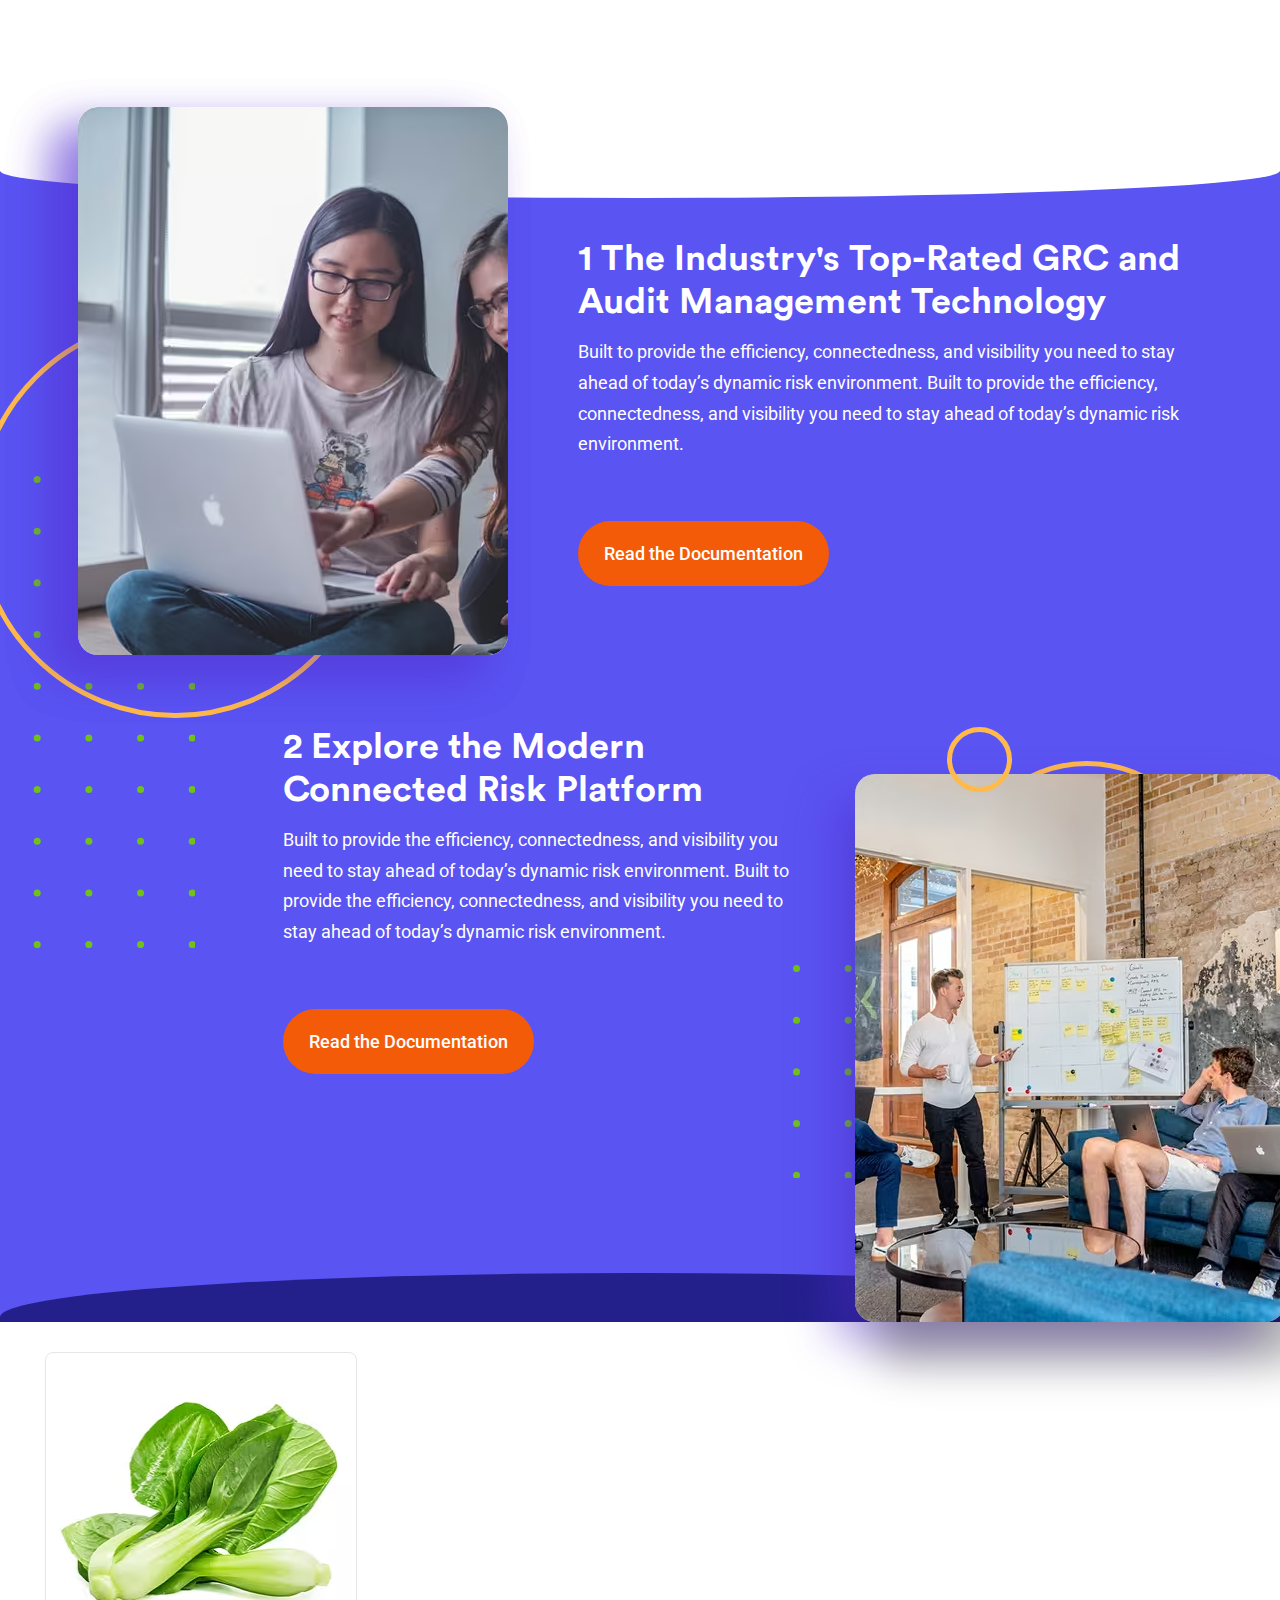
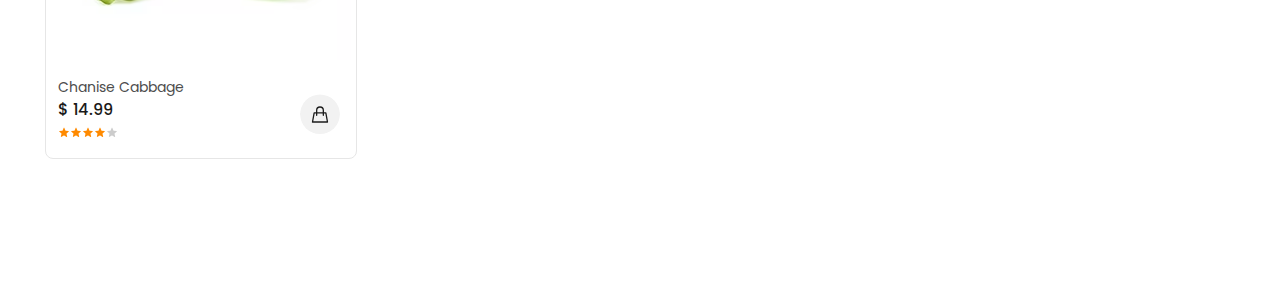
<file: lesson_10/index.html>
<!DOCTYPE html>
<html lang="uk">
    <head>
        <meta charset="UTF-8">
        <link rel="preconnect" href="https://fonts.googleapis.com">
        <link rel="preconnect" href="https://fonts.gstatic.com" crossorigin>
        <link href="https://fonts.googleapis.com/css2?family=Roboto:wght@400;500&display=swap" rel="stylesheet">
        <link href="https://fonts.googleapis.com/css?family=Poppins:regular,500,600&display=swap" rel="stylesheet">
        <link rel="stylesheet" href="css/style.css">
        <title>LESSON-10</title>
    </head>
    <body>
        <div class="wrapper">
            <header class="header">
            <!-- <span class="logo">Snail_Ksu</span> -->
            </header>
            <main class="page">
                <div class="business"> 
                    <div class="business__container"> 
                        <div class="business__cards wrap-left">
                                <!--  картинка 1 блоку   -->
                            <div class="wrap-left__img-box">
                                <img src="img/img-1.avif" alt="Img-1" class="wrap-left__img img-left"> 
                            </div>   
                                    <!--  контент 1 блоку   -->
                            <div class="wrap-left__content text-left">
                                <h3 class="text-left__title">
                                    1 The Industry's Top-Rated GRC and Audit Management Technology
                                </h3>
                                <p>
                                    Built to provide the efficiency, connectedness, and visibility you need to 
                                    stay ahead of today’s dynamic risk environment. Built to provide the efficiency, 
                                    connectedness, and visibility you need to stay ahead of today’s dynamic risk 
                                    environment.
                                </p>
                                <div class="text-left__button button"><a href="#">Read the  Documentation</a></div>  
                            </div>   
                        </div>

                        <div class="business__cards wrap-right">
                            <!--  картинка 2 блоку   -->
                        
                       
                                <!--  контент 2 блоку   -->
                            <div class="wrap-right__content text-right">
                            <h3 class="text-right__title">
                                2 Explore the Modern Connected Risk Platform
                            </h3>
                            <p>
                                Built to provide the efficiency, connectedness, and visibility you need to 
                                stay ahead of today’s dynamic risk environment. Built to provide the efficiency, 
                                connectedness, and visibility you need to stay ahead of today’s dynamic risk 
                                environment.
                            </p>
                            <div class="text-right__button button"><a href="#">Read the  Documentation</a></div> 
                           
                            </div>    
                            <div class="wrap-right__img-box ">
                            <img src="img/img-2.avif" alt="Img-2" class="wrap-right__img img-right"> 
                            </div>
                            <!--  &&&&&&&&&&   -->
                        </div>                
                    </div>
                </div>
                <div class="ecobazar">
                    <div class="ecobazar__container">
                        <div class="ecobazar__wrap products">
                            <div class="products__cards card-products">
                                <div class="card-products__picture-wrap">
                                    <div class="card-products__wrap-pic image-wrap">
                                        <a href="#" class="image-wrap__link">
                                            <img src="img/img-ecobazar/chanise-cabbage.avif" alt="chanise-cabbage" class="image-wrap__pic">
                                        </a>
                                    </div>
                                    <div class="card-products__activ activ">
                                        <a href="#"><img class="activ__heart" src="img/img-ecobazar/icon-heart-activ.svg" alt="heart-activ"></a>
                                        <a href="#"><img class="activ__eye" src="img/img-ecobazar/icon-eye-activ.svg" alt="eye-activ"></a>
                                    </div>
                                </div>
    
                                <div class="card-products__info">
                                    <a href="#" class="card-products__link-title">
                                    <h3 class="card-products__caption">Chanise Cabbage</h3>
                                    </a>
                                    <p class="card-products__price">&dollar; <span class="card-products__change">14.99</span></p>
                                    <img src="img/img-ecobazar/icon-rating.svg" alt="rating" class="card-products__rating">
                                    <a href="#" class="card-products__link-basket basket"></a>
                                </div>
                                
                            </div>
                        </div>
                        
                    </div>
                </div>
            </main>
            <footer class="footer">
                <!-- <span class="logo"><a href="#"> Snail_Ksu</a></span> -->
            </footer>
        </div>
    </body>
</html>
</file>
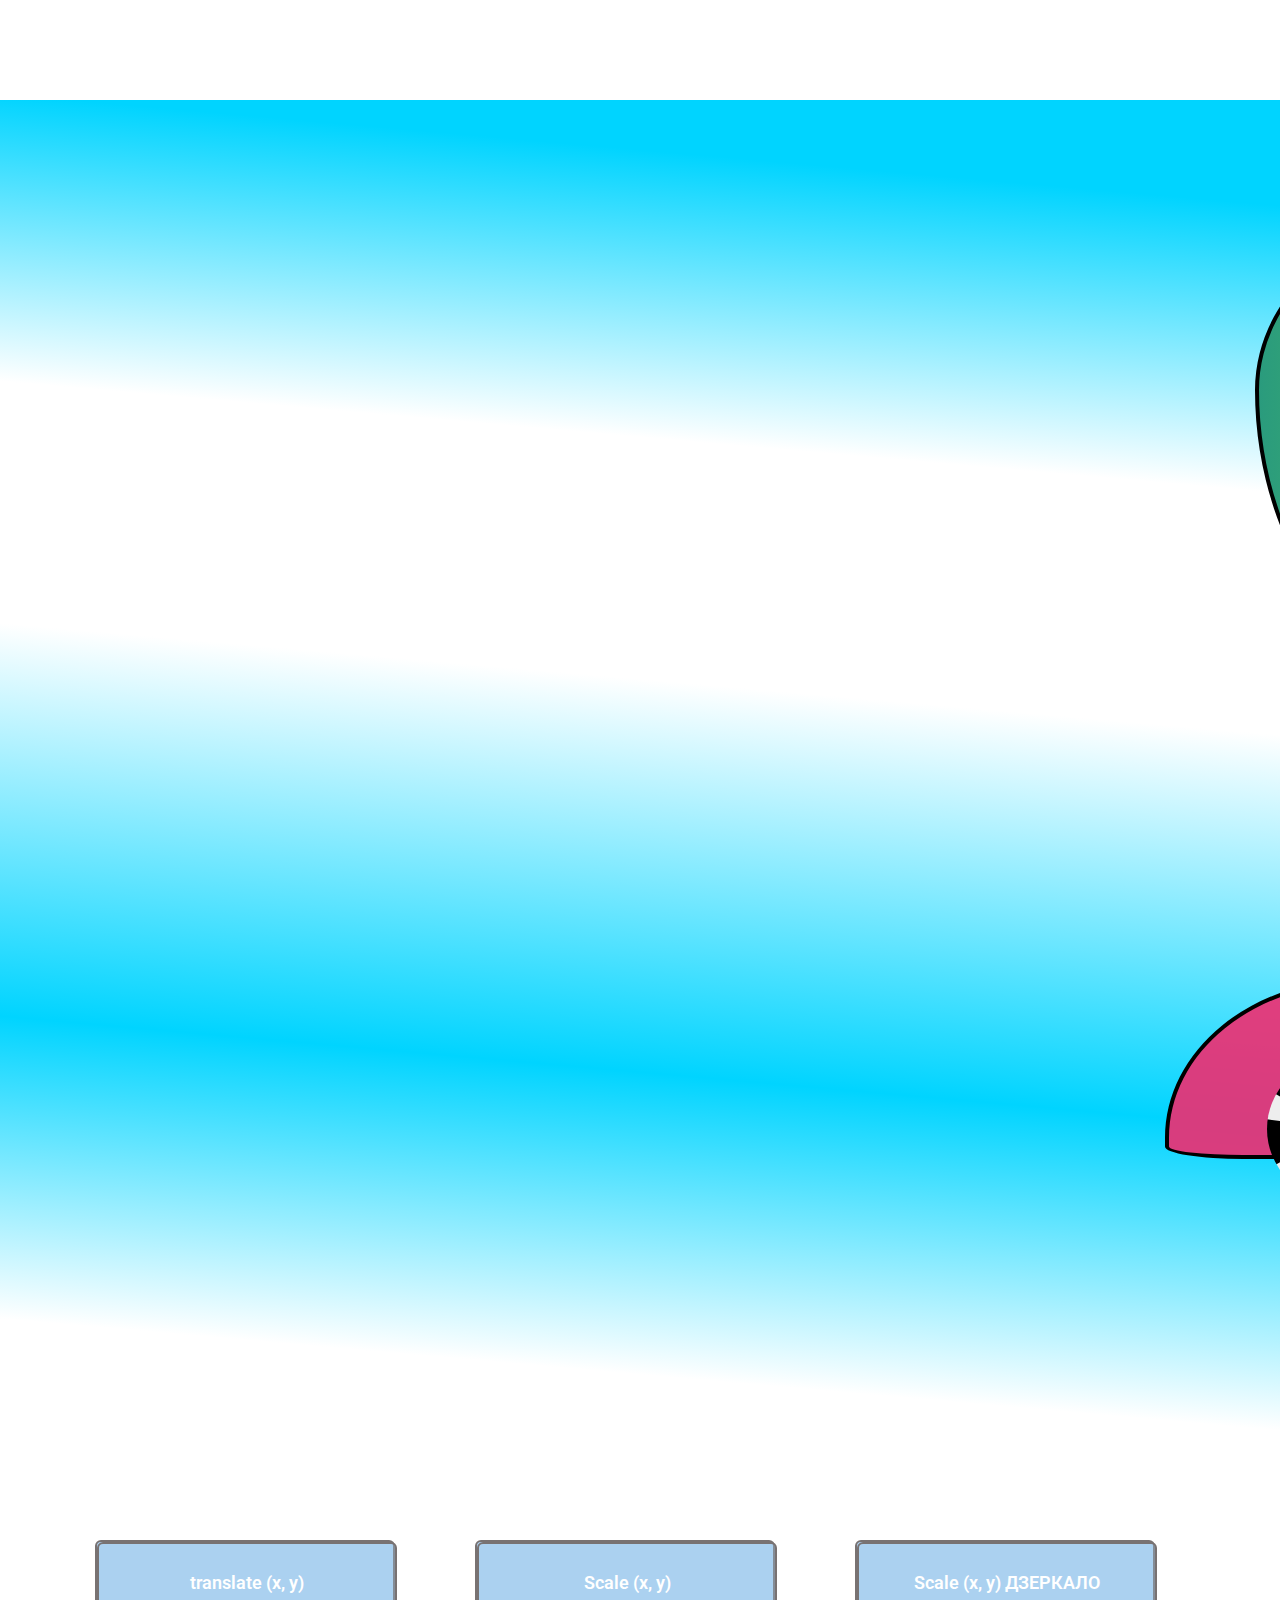
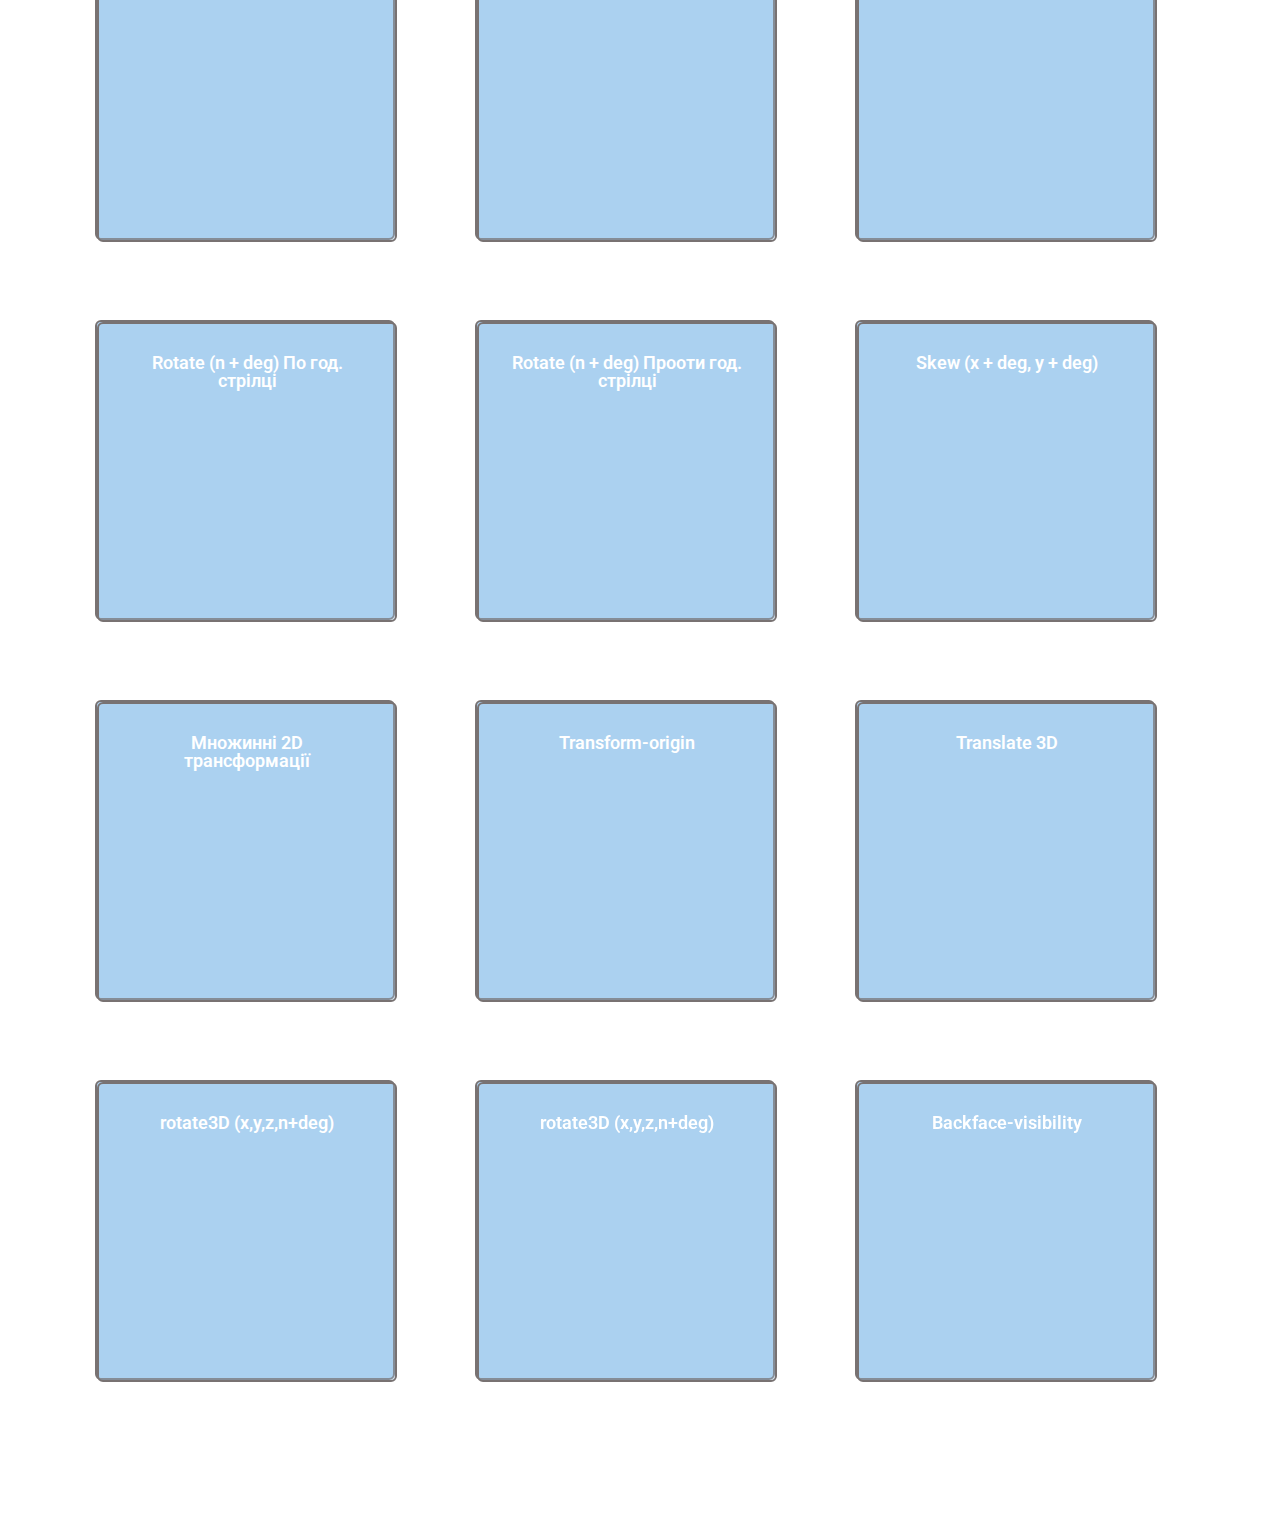
<file: lesson_11/index.html>
<!DOCTYPE html>
<html lang="uk">
    <head>
        <meta charset="UTF-8">
        <link rel="preconnect" href="https://fonts.googleapis.com">
        <link rel="preconnect" href="https://fonts.gstatic.com" crossorigin>
        <link href="https://fonts.googleapis.com/css2?family=Roboto:wght@400;500&display=swap" rel="stylesheet">
        <link rel="stylesheet" href="css/style.css">
        <title>LESSON-11</title>
    </head>
    <body>
        <div class="wrapper">
            <header class="header">
            <!-- <span class="logo">Snail_Ksu</span> -->
            </header>
            <main class="page">
                <div class="wrap-picture">
                    <div class="wrap-picture__container">
                        <div class="wrap-picture__content">
                            <div class="wrap-picture__image-all">
                                <div class="wrap-picture__ballon ballon">
                                <div class="ballon__top"></div>
                                <div class="ballon__middle"></div>
                                <div class="ballon__bootom">
                                    <div class="ballon__line ballon__line--one"></div> 
                                    <div class="ballon__line ballon__line--two"></div>
                                    <div class="ballon__line ballon__line--three"></div>
                                    <div class="ballon__line ballon__line--four"></div>
                                </div>
                                </div>
                                <div  class="wrap-picture__car car">
                                <div class="car__roof roof">
                                    <div class="roof__top-main"></div>
                                    <div class="roof__window window"></div>
                                    <div class="roof__mirror"></div>
                                </div>
                                <div class="car__base base">
                                    <div class="base__car-body body">
                                        <div class="body__car"></div>
                                        <div class="body__door-handle handle"></div>
                                        <div class="body__door-handle handle body__door-handle--right"></div>
                                    </div>
                                    <div class="base__weels weel">
                                        <div class="weel__pic"></div>
                                        <div class="weel__pic"></div>
                                    </div>
                                </div>
                                <div class="car__line-door line-door"></div>
                                </div>
                            </div>
                            
                        </div>
                       
                    </div>
                </div>
                <div class="lesson">
                    <div  class="lesson__container">
                        <div class="lesson__wrap">
                            <div class="lesson__items items">
                                <div class="items__box box box--translate">
                                    <h2>translate (x, y)</h2>
                                </div>
                            </div>
                            <div class="lesson__items items">
                                <div class="items__box box box--scale">
                                    <h2>Scale (x, y)</h2>
                                </div>
                            </div>
                            <div class="lesson__items items">
                                <div class="items__box box box--scale-mirror">
                                    <h2>Scale (x, y)  ДЗЕРКАЛО</h2>
                                </div>
                            </div>
                            <div class="lesson__items items">
                                <div class="items__box box box--rotate-plus">
                                    <h2>Rotate (n + deg) По год. стрілці</h2>
                                </div>
                            </div>
                            <div class="lesson__items items">
                                <div class="items__box box box--rotate-minus">
                                    <h2>Rotate (n + deg) Прооти год. стрілці</h2>
                                </div>
                            </div>
                            <div class="lesson__items items">
                                <div class="items__box box box--skew">
                                    <h2>Skew (x + deg, y + deg)</h2>
                                </div>
                            </div>
                            <div class="lesson__items items">
                                <div class="items__box box box--multiplicity">
                                    <h2>Множинні 2D трансформації </h2>
                                </div>
                            </div>
                             <div class="lesson__items items">
                                <div class="items__box box box--origin">
                                    <h2>Transform-origin </h2>
                                </div>
                            </div>
                            <div class="lesson__items items items--3dtransform">
                                <div class="items__box box box--translate3d">
                                    <h2>Translate 3D</h2>
                                </div>
                            </div>
                             <div class="lesson__items items items--3dtransform">
                                <div class="items__box box box--rotate3d">
                                    <h2>rotate3D (x,y,z,n+deg)</h2>
                                </div>
                            </div>
                             <div class="lesson__items items items--3dtransform items--3dstyle">
                                <div class="items__box box box--rotate3d">
                                    <h2>rotate3D (x,y,z,n+deg)</h2>
                                </div>
                            </div>
                            <div class="lesson__items items items--3dtransform items--3dstyle">
                                <div class="items__box box box--backface">
                                    <h2>Backface-visibility</h2>
                                </div>
                            </div>
                        </div>
                        
                        

                    </div>
                </div>
            </main>
            <footer class="footer">
                <!-- <span class="logo"><a href="#"> Snail_Ksu</a></span> -->
            </footer>
        </div>
    </body>
</html>
</file>
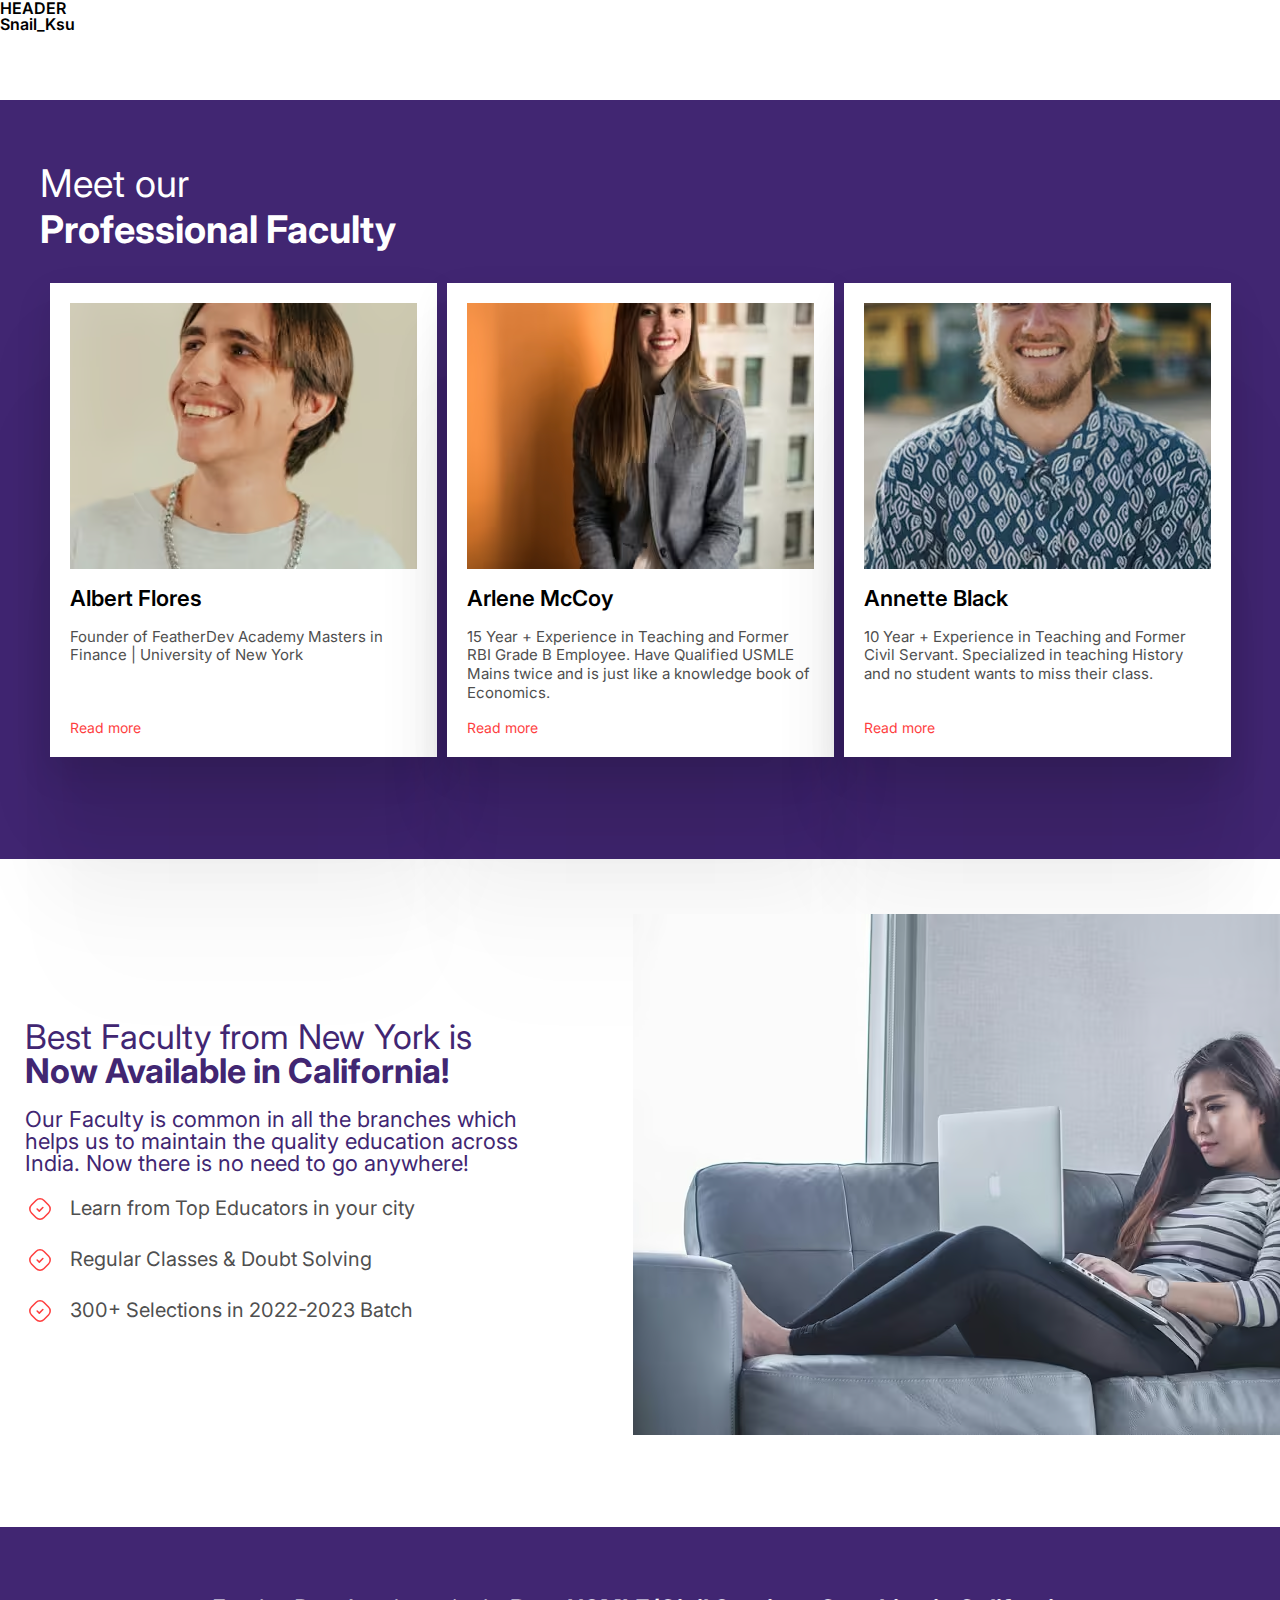
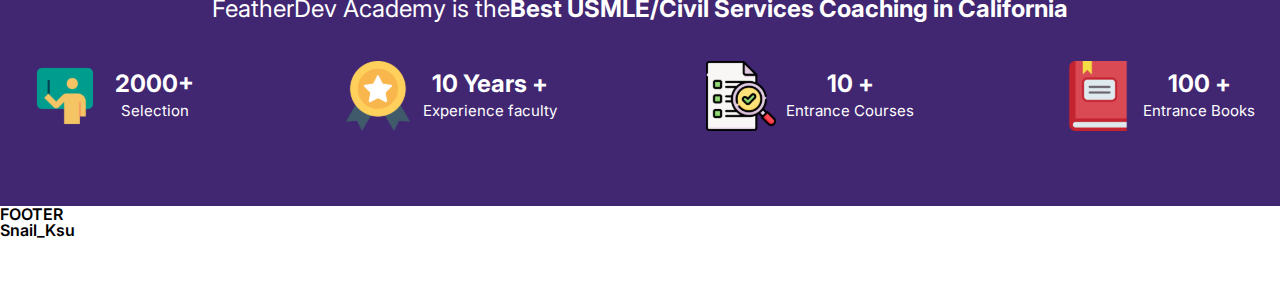
<file: lesson_13/index.html>
<!DOCTYPE html>
<html lang="uk">
    <head>
        <meta charset="UTF-8">
        <link rel="preconnect" href="https://fonts.googleapis.com">
        <link rel="preconnect" href="https://fonts.gstatic.com" crossorigin>
        <link href="https://fonts.googleapis.com/css2?family=Inter:wght@400;600;700&display=swap" rel="stylesheet">
        <link rel="stylesheet" href="css/style.css">
        <title>LESSON-13 FLEX</title>
    </head>
    <body>
        <div class="wrapper"> 
            <header class="header">
                <p>HEADER</p>
            <span class="logo">Snail_Ksu</span>
            </header>
            <main class="page">
                <div class="team">
                    <div class="team__container">
                        <div class="team__wrap  wrap-team">
                            <h2 class="wrap-team__title title-section">Meet our<br><span class="title-section__editing"> Professional Faculty</span></h2>
                            <div class="wrap-team__items items-team">
                                <div class="items-team__item">
                                    <img  class="items-team__img" src="img/img-1.avif" alt="Albert Flores">
                                    <h3 class="items-team__title">Albert Flores</h3>
                                    <p >
                                        Founder of FeatherDev Academy
                                        Masters in Finance | University of New York 
                                    </p>
                                    <a class="items-team__link" href="#">Read more</a>
                                </div>

                                <div class="items-team__item">
                                    <img  class="items-team__img" src="img/img-2.avif" alt="Arlene McCoy">
                                    <h3 class="items-team__title">Arlene McCoy</h3>
                                    <p >
                                        15 Year + Experience in Teaching and Former RBI Grade B Employee. 
                                        Have Qualified USMLE Mains twice and is just like a knowledge book of Economics.
                                    </p>
                                    <a class="items-team__link" href="#">Read more</a>
                                </div>

                                <div class="items-team__item">
                                    <img  class="items-team__img" src="img/img-3.avif" alt="Annette Black">
                                    <h3 class="items-team__title">Annette Black</h3>
                                    <p >
                                        
                                        10 Year + Experience in Teaching and Former Civil Servant. 
                                        Specialized in teaching History and no student wants to miss their class.
                                    </p>
                                    <a class="items-team__link" href="#">Read more</a>
                                </div>
                            </div>
                        </div>
                    </div> 
                </div>
                <!-- container-best -->
                <div class="best">
                    <div class="best__container">
                        <div class="best__wrap wrap-best">
                            <div class="wrap-best__content wrap-best__content--left" >
                                <h2  class="wrap-best__title title-section">Best Faculty from New York is <br><span class="title-section__editing"> Now Available in California!</span></h2>
                                <p>
                                    Our Faculty is common in all the branches which helps us to maintain the quality education across India.
                                    Now there is no need to go anywhere!
                                </p>
                                <ul class="wrap-best__list faculty-best">
                                    <li class="faculty-best__item">Learn from Top Educators in your city</li>
                                    <li class="faculty-best__item"> Regular Classes & Doubt Solving</li>
                                    <li class="faculty-best__item">300+ Selections in 2022-2023 Batch</li>
                                </ul>
                            </div>
                            <div class="wrap-best__content wrap-best__content--right"><img src="img/img-best-faculty.avif" alt="img-best-faculty.avif"></div>
                        </div>  
                    </div>
                </div>
                <div class="progress-academy">
                    <div class="progress-academy__container">
                        <div class="progress-academy__wrapper">
                            <h2  class="progress-academy__title title-section">FeatherDev Academy is the<span class="title-section__editing">Best USMLE/Civil Services Coaching in California</span></h2>
                            <div class="progress-academy__wrap">
                            <div class="progress-academy__content wrap-progress">
                                <img class="wrap-progress__icon" src="img/selection-icon.svg" alt="selection-icon">
                                <p class="wrap-progress__text text">2000+ <br><span class="text__info text__info--editing">Selection</span></p>
                            </div>
                            <div class="progress-academy__content wrap-progress">
                                <img class="wrap-progress__icon" src="img/experience-icon.svg" alt="experience-icon">
                                <p class="wrap-progress__text  text"> 10 Years +<br><span class="text__info text__info--editing">Experience faculty</span></p>
                            </div>
                            <div class="progress-academy__content wrap-progress">
                                <img class="wrap-progress__icon" src="img/courses-icon.svg" alt="courses-icon">
                                <p class="wrap-progress__text  text">10 + <br><span class="text__info text__info--editing">Entrance Courses</span></p>
                            </div>
                            <div class="progress-academy__content wrap-progress">
                                <img class="wrap-progress__icon" src="img/books-icon.svg" alt="books-icon">
                                <p  class="wrap-progress__text  text">100 + <br><span class="text__info text__info--editing">Entrance Books</span></p>
                            </div>
                            </div>
                        </div>
                        
                        
                    </div>
                </div>
            </main>
            <footer class="footer">
                <p>FOOTER</p>
                <span class="logo"><a href="#"> Snail_Ksu</a></span>
            </footer>
        </div>
    </body>
</html>
</file>
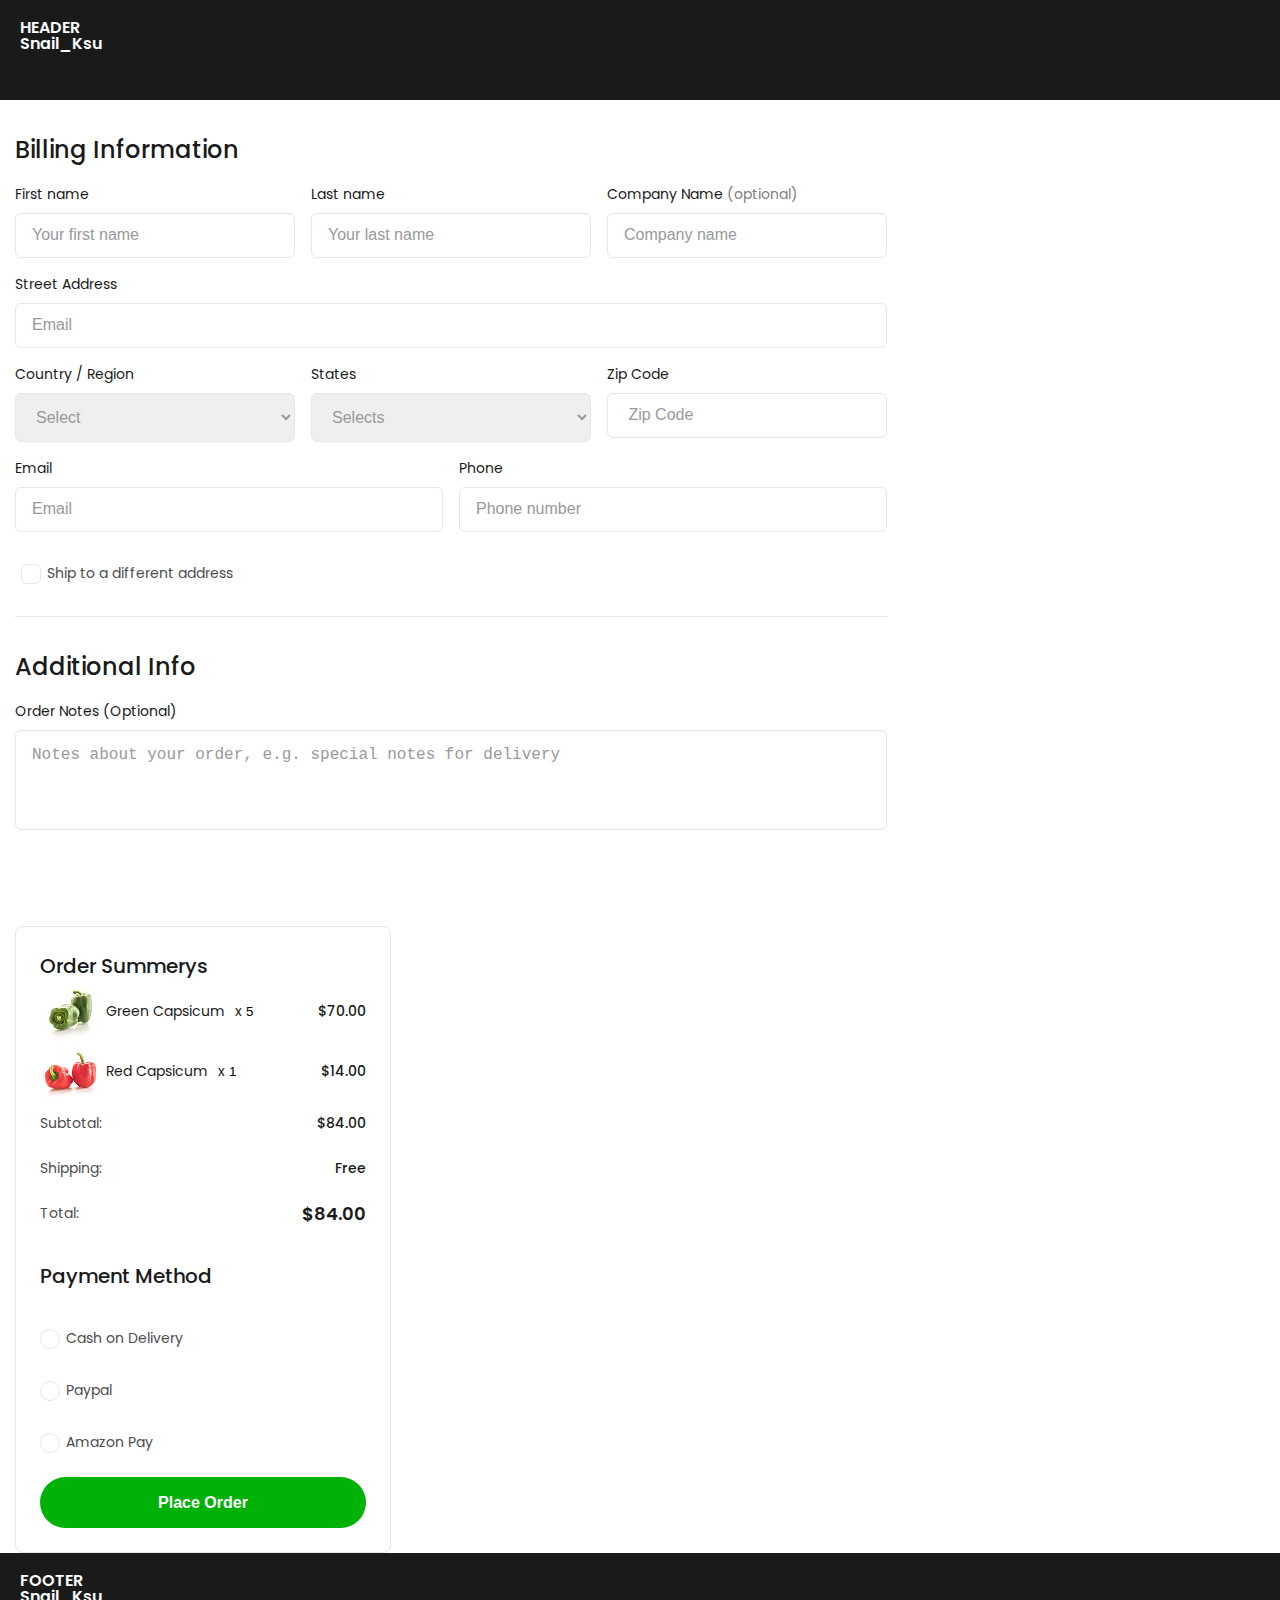
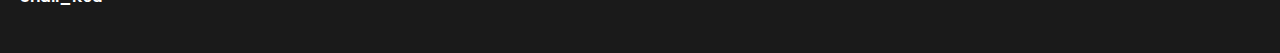
<file: lesson_14/index.html>
<!DOCTYPE html>
<html lang="en">
    <head>
        <meta charset="UTF-8">
        <link rel="preconnect" href="https://fonts.googleapis.com">
        <link rel="preconnect" href="https://fonts.gstatic.com" crossorigin>
        <link href="https://fonts.googleapis.com/css?family=Poppins:regular,500,600&display=swap" rel="stylesheet">
        <link rel="stylesheet" href="css/style.css">
        <title>LESSON-14 FORM</title>
    </head>
    <body>
        <div class="wrapper"> 
            <header class="header">
                <p>HEADER</p>
            <span class="logo">Snail_Ksu</span>
            </header>
            <main class="page">
                <div class="forms">
                    <div class="forms__container">
                        <div class="forms__wrapper" >
                            <!-- первая форма -->
                            <div  class="forms__info billing-forms">
                                <form class="billing-forms__data-form form-client" method="post" action="#" enctype="multipart/form-data">
                                    <div class="form-client__section form-billig">
                                        <h2 class="form-billig__caption">Billing Information</h2>
                                        <div class="form-billig__name name-data">
                                            <div class="name-data__fields">
                                                <label for="firstname" class="name-data__label label-titel">
                                                    First name  
                                                </label>
                                                <input id="firstname" name="form[]" class="name-data__input input" type="text" placeholder="Your first name" required >
                                            </div>
                                            <div class="name-data__fields">
                                                <label for="lastnane" class="name-data__label label-titel">
                                                    Last name  
                                                </label>
                                                <input id="lastnane" name="form[]" class="name-data__input input" type="text" placeholder="Your last name" required >
                                            </div>
                                            <div class="name-data__fields">
                                                <label for="company-nane" class="name-data__label label-titel">
                                                    Company Name <span class="label-titel__editing">(optional) </span> 
                                                </label>
                                                <input id="company-nane" name="form[]" class="name-data__input input" type="text" placeholder="Company name">
                                            </div>
                                        </div>
                                        <div class="form-billig__address address-data">
                                            <div class="address-data__fields">
                                                <label for="sreet" class="address-data__label label-titel"> 
                                                    Street Address  
                                                </label>
                                                <input id="sreet" name="form[]" class="address-data__input input" type="text" placeholder="Email" required >
                                            </div>
                                            <div class="address-data__fields">
                                                <label for="country-region" class="address-data__label label-titel">
                                                    Country / Region  
                                                </label>
                                                <select id="country-region" name="form[]" class="address-data__select select">
                                                    <option value="select" disabled selected>Select</option>
                                                    <option value="1">Germany</option>
                                                    <option value="2">Ukraine</option>
                                                    <option value="3">Italy</option>
                                                    <option value="4">Japan</option>
                                                    <option value="5">Australia</option>
                                                </select>
                                            </div>
                                            <div class="address-data__fields">
                                                <label for="states"  class="address-data__label label-titel">
                                                    States 
                                                </label>
                                                <select id="states" name="form[]" class="address-data__select select" required>
                                                    <option value="" disabled selected>Selects</option>
                                                    <option value="1">Berlin</option>
                                                    <option value="2">Kyiv</option>
                                                    <option value="3">Rome</option>
                                                    <option value="4">Tokyo</option>
                                                    <option value="5">Toronto</option>
                                                </select>
                                            </div>
                                            <div class="address-data__fields">
                                                <label for="zip-code" class="address-data__label label-titel">
                                                    Zip Code  
                                                </label>
                                                <input id="zip-code" name="form[]" class="address-data__input input" type="text" placeholder=" Zip Code" required >
                                            </div>
                                        </div>
                                        <div class="form-billig__messenger messenger-data">
                                            <div class="messenger-data__fields">
                                                <label for="email"  class="messenger-data__label label-titel">
                                                    Email  
                                                </label>
                                                <input id="email" name="form[]" class="messenger-data__input input" type="email" placeholder="Email" required >
                                            </div>
                                            <div class="messenger-data__fields">
                                                <label for="phone" class="messenger-data__label label-titel">
                                                    Phone  
                                                </label>
                                                <input id="phone" name="form[]"  class="messenger-data__input input" type="tel" placeholder="Phone number" required>
                                            </div>
                                        </div>
                                        <div class="form-billig__checkbox checkbox">
                                            <label class="checkbox">
                                                <input type="checkbox" class="checkbox__input">
                                                <span class="checkbox__label">Ship to a different address</span>
                                            </label>
                                        </div>
                                    </div>
                                    
                                    <div class="form-client__section form-add-info">
                                        <h2 class="form-add-info__caption">Additional Info</h2>
                                        <div class="form-add-info__info textarea">
                                            <label for="add-info"  class="textarea__label label-titel">Order Notes (Optional)</label>
                                            <textarea id="add-info" name="form[]" placeholder="Notes about your order, e.g. special notes for delivery" class="textarea__input input"></textarea>
                                        </div>
                                    </div>
                                </form>
                            </div>

                            <!-- вторая форма -->
                            <div class="forms__basket">
                                <div  class="forms__wrap-order">
                                    <div  class="forms__order order-wrap">
                                        <h2 class="order-wrap__titel">Order Summerys</h2>
                                        <div class="order-wrap__price price-info">
                                            <ul class="price-info__list-units">
                                                <li class="price-info__unit-item">
                                                    <div class="price-info__unit-content">
                                                        <div class="price-info__unit-image image-wrap"><a href="#" class="image-wrap__unit-image-link"><img src="img/green-pepper.avif" alt="Green Capsicum"></a></div>
                                                        <form action="#" class="price-info__unit-details" method="post"> 
                                                            <div class="price-info__unit-name product-name">
                                                                <a href="#" class="product-name__unit-name-link">
                                                                    <label for="product-name" class="product-name__unit-name-titel">Green Capsicum</label>
                                                                </a>
                                                                <span class="product-name__unit-name-insert">x</span>
                                                                <input id="product-name" type="number"  value="5" min="1" name="form[]" class="product-name__unit-name-number">
                                                            </div>
                                                        </form>
                                                    </div>
                                                    
                                                    <div  class="price-info__unit-price sum-price">
                                                        <p>&#36;<span class="sum-price__money">70.00</span></p>
                                                    </div>
                                                </li>
                                                <li class="price-info__unit-item">
                                                    <div class="price-info__unit-content">
                                                        <div class="price-info__unit-image image-wrap"><a href="#" class="image-wrap__unit-image-link"><img src="img/red-pepper.avif" alt="Red Capsicum"></a></div>
                                                        <form action="#" class="price-info__unit-details" method="post">
                                                            <div class="price-info__unit-name product-name">
                                                                <a href="#" class="product-name__unit-name-link">
                                                                    <label for="" class="product-name__unit-name-titel">Red Capsicum</label>
                                                                </a>
                                                                <span class="product-name__unit-name-insert">x</span>
                                                                <input type="number"  value="1"min="1"  name="form[]" class="product-name__unit-name-number">
                                                            </div>
                                                        </form>
                                                    </div>
                                                    
                                                    <div  class="price-info__unit-price sum-price">
                                                        <p>&#36;<span class="sum-price__money">14.00</span></p>
                                                    </div>
                                                </li>
                                            </ul>
                                        </div>
                                        <div class="order-wrap__total subtotal-price">
                                            <div class="subtotal-price__headline">
                                                <h3>Subtotal:</h3>
                                            </div>
                                            <div class="subtotal-price__money">
                                                <p>&#36;<span class="subtotal-price__change">84.00</span></p>
                                            </div>
                                        </div>
                                        <div class="order-wrap__total order-shipp">
                                            <div class="order-shipp__headline">
                                                <h3>Shipping:</h3>
                                            </div>
                                            <div class="order-shipp__pay">
                                                <p>Free</p>
                                            </div>
                                        </div>
                                        <div class="order-wrap__total total-sum">
                                            <div class="total-sum__headline">
                                                <h3>Total:</h3>
                                            </div>
                                            <div class="total-sum__money">
                                                <p>&#36;<span class="total-sum__change">84.00</span></p>
                                            </div>
                                        </div>
                                    </div>
                                    <div  class="forms__pay pay-info">
                                        <h2 class="pay-info__titel">Payment Method</h2>
                                        <form action="#" class="pay-info__form  form-pay-method">
                                            <ul class="form-pay-method__wrap-list">
                                                <li class="form-pay-method__item">
                                                    <label class="options">
                                                        <input type="radio" name="form[pay]" class="options__input">
                                                        <span class="options__label">Cash on Delivery</span>
                                                    </label>
                                                </li>
                                                <li class="form-pay-method__item">
                                                    <label class="options">
                                                        <input type="radio" name="form[pay]" class="options__input">
                                                        <span class="options__label">Paypal</span>
                                                    </label>
                                                </li>
                                                <li class="form-pay-method__item">
                                                    <label class="options">
                                                        <input type="radio" name="form[pay]" class="options__input">
                                                        <span class="options__label">Amazon Pay</span>
                                                    </label>
                                                </li>
                                            </ul>
                                        </form> 
                        
                                    </div>
                                    <div class="forms__button button-order">
                                        <button type="button">Place Order</button>
                                    </div>
                                </div>  
                            </div>

                        </div>
                    

                    </div>
                </div>
            </main>
            <footer class="footer">
                <p>FOOTER</p>
                <span class="logo"><a href="#"> Snail_Ksu</a></span>
            </footer>
        </div>
    </body>
</html>
</file>
<file: lesson_03/css/style.css>
@import url("reset.css");

.logo {
	color: #717736;
}

.nav {
	color: #2196f3;
}

h1 {
	color: #ff075c;
	font-size: 24px;
}

p {
	color: #795548;
}

.header p {
	color: #433029;
}

h2 {
	color: #aa2e58;
}

.wrap_2 .clause {
	color: #2e9765;
}

.wrap_3>p.page {
	color: #27d7d7;
}

.wrap_4 ul {
	color: #fce61e;
}

.item-blue {
	color: #2196f3;
}

span.name {
	color: #3d202089;
}
</file>
<file: lesson_04/css/style.css>
@import url("reset.css");
@import url("font.css");
@import url("https://fonts.googleapis.com/css?family=Cardo:regular,700&display=swap");

body {
	/*для макету*/
	font-family: "Poppins", sans-serif;
	/* link-html*/
	color: #808080;
	/*для макету*/
	font-size: 20px;
	line-height: 1.34;

}

.logo {
	color: #23241f;
	font-size: 24px;
}

.nav a {
	color: #2196f3;
	text-decoration: underline;
	text-decoration-style: dotted;
	text-decoration-color: #e7447c8f;
}

h1 {
	font-family: "KoPubBatang", serif;
	/* font.css*/
	color: #000000a6;
	text-shadow: -7px 5px 7px #000000a6;
	font-weight: 700;
	font-size: 36px;
	line-height: 1.7;
	text-transform: uppercase;
	letter-spacing: 10px;
	text-align: center;
}

.header span {
	color: #b52a5a;
	font-size: 22px;
	font-style: oblique;
}

.main-wrap h2 {
	color: #1c6dad;
	text-shadow: -3px 2px 3px #1c6dad;
	font-size: 24px;
	line-height: 1.4;
	font-weight: 500;
	letter-spacing: 5px;
	text-align: right;
}

.main-wrap ul {
	color: #006fc6;
	text-decoration: underline;
	text-decoration-style: wavy;
	text-decoration-color: #d4303096;
	text-align: center;
}

.wrap_1 {
	font-family: 'Cardo', serif;
	color: #13a962;
	font-size: 16px;
	/*@import-css*/
}

.wrap_3 {
	color: #fce61e;
}

.wrap_3 span {
	color: #d40f22;
	text-transform: uppercase;
	letter-spacing: 4px;
}

.wrap {
	/*для макету*/
	font-size: 18px;
	line-height: 1.5;
	/*для макету*/
}

.wrap h2 {
	/*для макету*/
	color: #1A1A1A;
	font-weight: 500;
	font-size: 20px;
	/*для макету*/
}

footer li a {
	color: #1c6dad;
	font-size: 16px;
	text-transform: lowercase;
	letter-spacing: 4px;
}
</file>
<file: lesson_05/css/style.css>
@import url("reset.css");
@import url("font.css");


body {
	font-family: Montserrat, sans-serif;
}

main {
	background-color: #231F8B;
	color: #FFF;
}

.wrapper {
	max-width: 1050px;
	margin: 0 auto;
	padding: 112px 0;
}

.header {
	max-width: 765px;
}

h6 {
	color: #5A54F2;
	font-weight: 700;
	line-height: 1.71;
	letter-spacing: 0.2px;
}

h2,
h3 {
	font-family: circularSTD, sans-serif;
	font-weight: 700;
}

h2 {
	font-size: 36px;
	margin: 10px 0;
}

.header p {
	font-family: circularSTD, sans-serif;
	font-weight: 450;
	margin-bottom: 70px;
}

p {
	line-height: 1.42;
	letter-spacing: 0.2px;
}

.wrap-section {
	font-size: 0;
}

.section {
	background-color: #FFF;
	color: #737373;
	width: 230px;
	display: inline-block;
	padding: 35px 40px;
	vertical-align: top;
	margin-right: 30px;
	font-size: 14px;
}

.card-section {
	margin-top: 48px;
}

h3 {
	color: #252B42;
	font-size: 16px;
	line-height: 1.5;
	letter-spacing: 0.1px;
	margin: 20px 0;
}

span {
	display: inline-block;
	width: 50px;
	height: 2px;
	background-color: #E74040;
	margin-bottom: 20px;
}

.activ {
	background-color: #5A54F2;
	color: #FFF;
}

.activ h3 {
	color: #FFF;
}

.activ span {
	background-color: #FFF;
}
</file>
<file: lesson_08/css/style.css>
@import url("reset.css");

.wrapper {
	overflow: clip;
	min-height: 100%;
	background-color: #ff99002e;
}

.header,
.footer {
	min-height: 100px;
	font-weight: 600;
}

.page {
	font-family: "Poppins", sans-serif;
	color: #b71767;
	font-size: 24px;
}

[class*="container"] {
	background-color: #ff99007c;
	padding: 15px;
	width: 100%;
	margin: 0 auto;
	max-width: 1200px;
}

img {
	margin-bottom: 10px;
}

.icon {
	padding: 30px;
}

.icon img {
	width: 60px;
	height: 60px;
}

li {
	padding-left: 20px;

}

li:not(:last-child) {
	margin-bottom: 24px;
}

span {
	padding-left: 20px;
}

.border-img {
	border-radius: 27.32% 0;
}
</file>
<file: lesson_09/css/style.css>
@import url("reset.css");

.wrapper {
	overflow: clip;
	min-height: 100%;
}

.header,
.footer {
	min-height: 100px;
	font-weight: 600;
}

.page {
	font-family: "Poppins", sans-serif;
	color: var(--Gray-Scale-Gray-900, #1A1A1A);
	font-size: 14px;
}

[class*="__container"] {
	background-color: var(--Gray-Scale-White, #FFF);
	padding: 15px;
	width: 100%;
	margin: 0 auto;
	max-width: 1320px;
}
</file>
<file: lesson_10/css/style.css>
@import url("reset.css");
@import url("font.css");

/* body {} */

.wrapper {
	overflow: clip;
	min-height: 100%;
}

.header,
.footer {
	min-height: 100px;
	font-weight: 600;
}

[class*="__container"] {
	font-size: 0;
	max-width: 1508px;
	margin: 0 auto;
	padding: 0 15px;
}

.business {
	font-family: "Roboto", sans-serif;
	color: #FFF;
	background-color: #5A54F2;
	position: relative;
	min-height: 1110px;
}

.business::before {
	content: "";
	width: 100%;
	height: 8%;
	/* padding-top: 41px; */
	background-color: #FFF;
	position: absolute;
	z-index: 1;
	left: 0;
	top: 0;
	border-radius: 0 0 90% 90% / 0 0 50% 50%;
}

.business::after {
	content: "";
	width: 100%;
	height: 4%;
	background-color: #231F8B;
	position: absolute;
	z-index: 1;
	left: 0;
	bottom: 0;
	border-radius: 50% 50% 0 0/ 90% 90% 0 0;
}

[class*="__content"] {
	font-size: 18px;
	position: relative;
}

[class*="__title"] {
	font-family: "circularSTD";
	font-size: 36px;
	font-weight: 700;
	line-height: 1.2;
	margin-bottom: 13px;
}

.business__cards p {
	line-height: 1.7;
	margin-bottom: 61px;
}

.button {
	border-radius: 60px;
	background-color: #F35B09;
	text-align: center;
	font-size: 18px;
	font-weight: 500;
	line-height: 1.2;
	padding: 22px 26px;
	max-width: 256px;
}

.button:hover {
	background-color: #FFF;
	color: #F26522;
}

[class*="__img"] {
	width: 430px;
	height: 548px;
	border-radius: 20px;
	box-shadow: -25px 20px 44px 0px rgba(84, 48, 209, 0.40);
	position: relative;
}

[class*="__img-box"] {
	position: relative;
}

.business__cards {
	position: relative;
}

.business__cards div {
	display: inline-block;
}

.wrap-left {}

.wrap-left::before {
	content: " ";
	position: absolute;
	top: 376px;
	left: -33px;
	background: url('../img/svg/group-7.svg') no-repeat;
	width: 213px;
	height: 472px;
	z-index: 2;
}

.wrap-left::after {
	content: " ";
	position: absolute;
	top: 168px;
	left: -95px;
	background: url('../img/svg/circle-small.svg') no-repeat;
	width: 65px;
	height: 65px;
	z-index: 2;
}

.wrap-right::before {
	content: " ";
	position: absolute;
	bottom: 144px;
	right: 0;
	background: url('../img/svg/group-8.svg') no-repeat;
	width: 472px;
	height: 213px;
	z-index: 2;
}

.wrap-right::after {
	content: " ";
	position: absolute;
	bottom: 299px;
	right: 47px;
	background: url('../img/svg/circle-middle.svg') no-repeat;
	width: 262px;
	height: 262px;
	z-index: 3;
}

.wrap-left__img-box {
	margin: 0 70px 0 63px;
	top: -41px;
	right: 0px;
	z-index: 3;
}

.wrap-left__img-box::before {
	content: " ";
	position: absolute;
	top: 210px;
	right: 132px;
	background: url('../img/svg/circle-big.svg') no-repeat;
	width: 401px;
	height: 401px;
	z-index: 4;
}

.img-left {
	top: 0px;
	right: 0px;
	z-index: 5;
}

.img-left::before {
	content: " ";
	position: absolute;
	top: 0px;
	right: 0px;
	z-index: 6;
}

.wrap-left__content {
	max-width: 602px;
	top: 138px;
	left: 0px;
	z-index: 3;
}

.text-left::before {
	content: " ";
	position: absolute;
	top: 0;
	left: 0px;
	z-index: 4;
	padding-top: 137px;
}

.text-right {
	max-width: 508px;
	padding-top: 30px;
	top: 0;
	left: 268px;
	z-index: 5;
}

.text-right::before {
	content: " ";
	position: absolute;
}

.wrap-right__img-box {
	top: 0px;
	right: -262px;
	z-index: 5;
	margin-left: 70px;
}

.wrap-right__img {
	box-shadow: 22px 42px 44px 0px rgba(0, 0, 0, 0.30);
}

.img-rigth {
	top: 0px;
	right: 0px;
	z-index: 6;
}

.wrap-right__img-box::before {
	content: " ";
	position: absolute;
	bottom: 530px;
	right: 273px;
	background: url('../img/svg/circle-small.svg') no-repeat;
	width: 65px;
	height: 65px;
	z-index: 8;
}

/* --- ecobazar --- */

/* .ecobazar {
}
.ecobazar__container {
} */

.ecobazar__wrap {
	font-family: "Poppins", sans-serif;
	color: #1A1A1A;
	font-size: 14px;
	line-height: 1.5;

}

.ecobazar__wrap {
	padding: 30px;
}

.products__cards:hover {
	border: 1px solid #2C742F;
	box-shadow: 0px 0px 12px 0px rgba(32, 181, 38, 0.32);
}

.card-products {
	width: 312px;
	height: 407px;
	border-radius: 8px;
	border: 1px solid #E6E6E6;
	position: relative;
	z-index: 0;
}

.card-products__picture-wrap {}

.image-wrap {
	padding: 5px;
}

.image-wrap__link {}

.image-wrap__pic {
	width: 302px;
	height: 302px;
}

.card-products__activ {
	width: 40px;
	height: 86px;
	opacity: 0;
	visibility: hidden;
}

.products__cards:hover .card-products__activ {
	opacity: 1;
	visibility: visible;
}

.card-products__activ>* {
	margin-bottom: 6px;
}

.card-products__activ>*:last-child {
	margin-bottom: 0;
}

.activ {
	position: absolute;
	top: 15px;
	right: 15px;
	z-index: 3;
}

.activ__eye:hover,
.activ__heart:hover {
	border-radius: 50%;
	box-shadow: 0px 0px 12px 0px rgba(32, 181, 38, 0.32);
}

.card-products__info {}

.card-products__link-title {}

.card-products__caption {
	margin-bottom: 0;
}

.card-products__price {}

.card-products__change {}

.card-products__rating {}

.card-products__link-basket {
	width: 40px;
	height: 40px;
	background: url('../img/img-ecobazar/icon-basket.svg') no-repeat;

}

.card-products__link-basket:hover {
	background: url('../img/img-ecobazar/icon-basket-activ.svg') no-repeat;
}

.basket {
	border-radius: 50%;
	position: absolute;
	bottom: 24px;
	right: 16px;
	z-index: 3;
}

.card-products__info {
	padding: 12px;
}

.card-products__link-title {}

.card-products__caption {
	color: #4D4D4D;
}

.card-products__caption:hover {
	color: #2C742F;
}

.card-products__price {
	font-weight: 500;
	font-size: 16px;
}
</file>
<file: lesson_11/css/style.css>
@import url("reset.css");
/* @import url("font.css"); */

/* body {} */

.wrapper {
	overflow: clip;
	min-height: 100%;
	font-family: "Roboto", sans-serif;
}

.header,
.footer {
	min-height: 100px;
	font-weight: 600;
}

[class*="__container"] {
	font-size: 0;
	margin: 0 auto;
	padding: 0 15px;
}

.wrap-picture {
	background: #FFF;
	background: linear-gradient(5deg, rgba(255, 255, 255, 0.53) 12%, rgba(0, 212, 255, 1) 32%, rgba(255, 255, 255, 0.6) 58%, rgba(255, 255, 255, 1) 74%, rgba(0, 212, 255, 1) 93%);
	height: 1400px;

}

.wrap-picture__container {
	max-width: 1900px;
}

.wrap-picture__content {
	padding-top: 100px;
	padding-bottom: 50px;
	padding-left: 1150px;
}

.wrap-picture__image-all {
	max-width: 650px;
	width: 100%;
}

/* воздушный шар */

.wrap-picture__ballon {
	max-width: 500px;
	margin: 0 90px;

}

.ballon {
	position: relative;
	margin-bottom: 100px;
	z-index: 0;
}

.ballon__top {
	width: 500px;
	height: 500px;
	border-radius: 49% 49% 50% 50% / 38% 38% 62% 62%;
	border: 4px solid #000;
	background: linear-gradient(90deg, rgba(42, 155, 125, 1) 0%, rgba(87, 199, 89, 1) 50%, rgba(124, 237, 83, 1) 100%);

}

.ballon__middle {
	width: 0;
	height: 0;
	border-left: 103px solid transparent;
	border-right: 103px solid transparent;
	margin-left: 150px;
	margin-top: -29px;
}



.ballon__bootom {
	display: inline-block;

}

.ballon__line {
	width: 4px;
	background-color: #000;
	position: absolute;
}

.ballon__line--one {
	z-index: -1;
	transform: rotate(340deg);
	bottom: -112px;
	left: 174px;
	height: 112px;
}

.ballon__line--two {
	z-index: 2;
	transform: rotate(354deg);
	bottom: -106px;
	left: 221px;
	height: 83px;
}

.ballon__line--three {
	z-index: 2;
	transform: rotate(7deg);
	bottom: -106px;
	left: 293px;
	height: 84px;
}


.ballon__line--four {
	z-index: -1;
	transform: rotate(16deg);
	bottom: -112px;
	left: 338px;
	height: 116px;
}

/* машинка */
.wrap-picture__car {}

.car {
	max-width: 650px;
	height: 410px;
	position: relative;
	top: 0;
	left: 0;
}

/* верх машинки */
.car__roof {
	width: 350px;
	margin: 0 125px 0 175px;

}

.roof {
	position: relative;
	top: 0;
	left: 0;
}

.roof__top-main {
	height: 210px;
	border-radius: 47% 47% 0% 0% / 52% 52% 0% 0%;
	border: 4px solid #000;
	background-color: #f22a6ee3;
}

.roof__window {
	width: 350px;
	height: 146px;
	border-radius: 22% 22% 40% 40% / 47% 47% 0% 0%;
	border: 4px solid #000;
	background-color: #e6e6f9;

}

.window {
	position: absolute;
	top: 64px;
	left: 0;
	z-index: 1;
}


.roof__mirror {
	background-color: #f22a6ee3;
	border-radius: 78% 22% 66% 14% / 100% 22% 72% 0%;
	border: 4px solid #000;
	width: 120px;
	height: 60px;
	position: absolute;
	bottom: 0px;
	left: 0;
	z-index: 2;
}

.car__base {}

.base {}

.base__car-body {}

.body {
	background-color: #f22a6ee3;
	width: 650px;
	height: 180px;
	border-radius: 30% 20% 12% 12% / 88% 88% 7% 7%;
	border: 4px solid #000;
	position: absolute;
	bottom: 22px;
	left: 0;
	z-index: 0;
}

.body__car {}

.base__door-handle {}

.handle {
	width: 46px;
	height: 30px;
	background-color: #f22a6ee3;
	border-radius: 44% 46% 45% 0% / 45% 35% 52% 44%;
	border: 4px solid #000;
	position: absolute;
	z-index: 1;
	top: 12px;
	left: 272px;
}

.base__car-headlight {}

.headlight {
	width: 50px;
	height: 50px;
	background-color: #ffeb3b;
	border-radius: 101% 59% 77% 0% / 92% 44% 90% 0%;
	border: 4px solid #000;
	position: absolute;
	top: 12px;
	left: 36px;
	z-index: 1;

}


.base__weels {
	max-width: 500px;
	position: relative;
	height: 150px;
}

.weel {}

.weel__pic {}


.weel {}

.weel__pic {
	width: 140px;
	height: 140px;
	border-radius: 50%;
	background-color: #eee;
	border: 20px dashed #000;
	position: absolute;
	z-index: 1;
}

.weel__pic:first-child {
	left: 102px;
	bottom: -68px;
}

.weel__pic:last-child {
	left: 432px;
	bottom: -68px;
}

.weel__pic::after {
	content: "";
	width: 50px;
	height: 50px;
	background-color: #000;
	border-radius: 50%;
	position: absolute;
	top: 50%;
	left: 50%;
	transform: translate(-50%, -50%);
}

.line-door {
	width: 4px;
	height: 386px;
	background-color: #000;
	position: absolute;
	top: 0;
	left: 348px;
	z-index: 1;
}

/* LESSON */
.lesson {}

.lesson__container {
	max-width: 1200px;

}

.lesson__wrap {}

.lesson__items {
	display: inline-block;
	vertical-align: top;
	width: 300px;
	height: 300px;
	border: 2px solid #787272;
	border-radius: 6px;
	background-color: rgb(33 150 243 / 35%);
}

.items {
	margin: 40px;
}

.items__box {
	width: 300px;
	height: 300px;
	border: 2px solid #787272;
	border-radius: 6px;
	background-color: rgba(158, 192, 220, 0.35);
}

h2 {
	margin: 30px;
	font-size: 18px;
	font-weight: 600;
	color: #FFF;
	text-align: center;
}

.box {}

.box--translate:hover {
	transform: translate(-40px, 30px);
}

.box--scale:hover {
	transform: scale(1.2, 0.7);
}

.box--scale-mirror:hover {
	transform: scale(-1, 1);
}

.box--rotate-plus:hover {
	transform: rotate(30deg);
}

.box--rotate-minus:hover {
	transform: rotate(-30deg);
}

.box--skew:hover {
	transform: skew(10deg, 10deg);
}

.box--multiplicity:hover {
	transform: translate(20px, -20px) scale(1.3) rotate(235deg) skew(-30deg);
}

.box--origin:hover {
	transform: rotate(-25deg);
	transform-origin: bottom right;
}

.items--3dtransform {
	perspective: 400px;

}

.items--3dstyle {
	transform-style: preserve-3d;
}

.box--translate3d:hover {
	transform: translate3d(30px, 30px, 100px);
}

.box--rotate3d:hover {
	transform: rotate3d(200, 30, 100, 60deg);
}

.box--backface:hover {
	backface-visibility: hidden;
	transform: rotateX(180deg);
	transition: all 0.3s;

}
</file>
<file: lesson_13/css/style.css>
@import url("reset.css");
/* @import url("font.css"); */

/* body {} */

.wrapper {
	overflow: clip;
	min-height: 100%;
	font-family: "Inter", sans-serif;
	display: flex;
	flex-direction: column;
}

.wrapper>main {
	flex-grow: 1;
	background-color: #412672;
}

main>img {
	max-width: 100%;
}

.header,
.footer {
	min-height: 100px;
	font-weight: 600;
}

[class*="__container"] {
	font-size: 0;
	margin: 0 auto;
	padding: 0 15px;
	max-width: 1230px;
	color: #4F4F4F;
}

.items-team>* {
	font-size: 14px;
}

.team {
	padding: 61px 0 102px 0;
}

.wrap-team {
	line-height: 1.2;
}

.wrap-team>*:not(:last-child) {
	margin-bottom: 31px;
}

.wrap-team__title {
	display: flex;
	flex-direction: column;
}

.title-section {
	color: #fff;
	font-size: 38px;

}

.title-section__editing {
	font-weight: 700;
}

.wrap-team__items {
	display: flex;
	flex-wrap: wrap;
	gap: 10px;
	justify-content: center;
}

.items-team__item {
	padding: 20px;
	flex-basis: 387px;
	background-color: #fff;
	box-shadow: 0px 384px 108px 0px rgba(0, 0, 0, 0.00), 0px 246px 98px 0px rgba(0, 0, 0, 0.01), 0px 138px 83px 0px rgba(0, 0, 0, 0.05), 0px 62px 62px 0px rgba(0, 0, 0, 0.09), 0px 15px 34px 0px rgba(0, 0, 0, 0.10);
	display: flex;
	flex-direction: column;
}

.items-team__item>*:not(:last-child) {
	margin-bottom: 16px;
}

.items-team__item:hover {
	transition: background-color 0.5s;
	background-color: #FFBE48;
	box-shadow: 0px 384px 108px 0px rgba(0, 0, 0, 0.00), 0px 246px 98px 0px rgba(0, 0, 0, 0.01), 0px 138px 83px 0px rgba(0, 0, 0, 0.05), 0px 62px 62px 0px rgba(0, 0, 0, 0.09), 0px 15px 34px 0px rgba(0, 0, 0, 0.10);
}

.items-team__item>p {
	flex-grow: 1;
	font-size: 15px;
	line-height: 1.26;
}

.items-team__img {}

.items-team__title {
	color: #000;
	font-size: 22px;
	font-weight: 600;
}

.items-team__link {
	line-height: 1.26;
	color: #FE3F3F;
}

.items-team__link:hover {
	text-decoration: underline;
}

/* container-best */

.best {
	background-color: #fff;
}

.best__container {
	padding: 55px 0 92px;
}

.best__wrap {}

.wrap-best {
	display: flex;
	flex-wrap: wrap;
	column-gap: 90px;
	align-items: center;
}

.wrap-best__content {}

.wrap-best__content--left {
	font-size: 22px;
	flex-basis: 518px;
}

.wrap-best__content--left>* {
	color: #412672;
}

.wrap-best__content--left>*:not(:last-child) {
	margin-bottom: 20px;
}

.wrap-best__title {
	display: flex;
	flex-direction: column;
	font-size: 34px;
}

.wrap-best__list {
	color: #4F4F4F;
	font-size: 20px;
}

.faculty-best {}

.faculty-best__item {
	line-height: 1.45;
	display: inline-flex;
	align-items: center;
	gap: 15px;
}

.wrap-best__list>*:not(:last-child) {
	margin-bottom: 21px;
}

.faculty-best__item::before {
	content: "";
	background: url('../img/icon-best.svg') 0 0 / 100% no-repeat;
	align-self: flex-start;
	flex-shrink: 0;
	height: 30px;
	width: 30px;
}

.wrap-best__content {}

.wrap-best__content--right {
	margin-right: -172px;
}

.wrap-best__content--right>img {
	flex-shrink: 1;
}

/* progress-academy */


.progress-academy .progress-academy__container {
	padding: 70px 0;
}

.progress-academy__wrapper>*:not(:last-child) {
	margin-bottom: 35px;
}

.progress-academy__title {
	font-size: 24px;
	text-align: center;
}

.progress-academy__wrap {
	display: flex;
	flex-wrap: wrap;
	gap: 20px 30px;
	justify-content: space-between;
}

.progress-academy__content {
	display: inline-flex;
	align-items: center;
	gap: 10px;
}

.wrap-progress {}

.wrap-progress__icon {}

.wrap-progress__text {}

.text {
	font-size: 24px;
	font-weight: 700;
	line-height: 1.0;
	color: #fff;
	text-align: center;
	flex-shrink: 0;
}

.text__info--editing {
	font-size: 15px;
	font-weight: 400;
}
</file>
<file: lesson_14/css/style.css>
@import url("reset.css");
/* @import url("font.css"); */

/* body {} */

.wrapper {
	overflow: clip;
	min-height: 100%;
	display: flex;
	flex-direction: column;

	font-family: "Poppins", sans-serif;
	color: #1A1A1A;
}

.wrapper>main {
	flex-grow: 1;
	font-size: 0;
}

main>img {
	max-width: 100%;
}

.header,
.footer {
	padding: 20px;
	min-height: 100px;
	font-weight: 600;
	background-color: #1A1A1A;
	color: #FFF;
}

[class*="__container"] {
	font-size: 14px;
	line-height: 1.5;
	margin: 0 auto;
	padding: 0 15px;
	max-width: 1320px;
}






.forms {
	/* padding-top: 32px; */
}

.forms__container {}

.forms__wrapper {
	display: flex;
	flex-wrap: wrap;
	justify-content: space-between;
	gap: 32px;
}

/* начало - первая форма */
.forms__info {
	flex-basis: 872px;
}

.billing-forms {}

.billing-forms__data-form {}

.form-client {}

.form-billig>*:not(:last-child),
.form-add-info>*:not(:last-child) {
	margin-bottom: 16px;
}

.form-billig {
	border-bottom: 1px solid #E6E6E6;
}

.form-billig,
.form-add-info {
	padding: 32px 0;
}

.form-billig__caption {}

[class*="__caption"] {
	font-size: 24px;
	font-weight: 500;
	margin-bottom: 20px;
}

.form-billig__name {}

.name-data,
.address-data,
.messenger-data {
	display: flex;
	flex-wrap: wrap;
	gap: 16px;
}

.name-data__fields,
.address-data__fields {
	display: flex;
	flex-direction: column;
	flex-basis: 280px;
}

.address-data__fields:first-child {
	flex: 1 1 100%;
	min-width: 100%;
}

.name-data__label {}

.label-titel {
	margin-bottom: 8px;
}

.name-data__input {}

.input,
.select {
	padding: 14px 16px;
	border-radius: 6px;
	border: 1px solid #E6E6E6;

}

.input::placeholder {
	transition: opacity 0.5s;
	font-size: 16px;
	color: #999;
	line-height: 1.3;
}

.input:focus::placeholder {
	opacity: 0;
}

.select:focus-visible,
.input:focus-visible {
	outline: 1px solid #2C742F;
}

.label-titel__editing {
	color: #808080;
}

.form-billig__address {}

.address-data {}

.address-data__fields {}

.address-data__label {}

.address-data__input {}

.address-data__select {}

.select {
	color: #999;
	font-size: 16px;
	line-height: 1.3;
}

.form-billig__messenger {}

.messenger-data {
	margin-bottom: 20px;
}

.messenger-data__fields {
	display: flex;
	flex-direction: column;
	flex-basis: 428px;
}

.messenger-data__label {}

.messenger-data__input {}

.form-billig__checkbox {}

/* ------------------------- */
.checkbox {
	display: inline-flex;
	flex-wrap: wrap;
	cursor: pointer;
	gap: 6px;
}

.checkbox__input {
	opacity: 0;
	width: 0;
	height: 0;
}

.checkbox__input:checked+.checkbox__label::before {
	background-image: url(../img/icon-checkbox.svg);
	background-position: center;
	background-repeat: no-repeat;

}

.checkbox__input:focus-visible+.checkbox__label {
	outline: 1px solid #2C742F;
	outline-offset: 4px;
	border-radius: 6px;
}

.checkbox__label {
	display: flex;
	align-items: center;
	gap: 6px;
	color: #4D4D4D;
}

.checkbox__label::before {
	content: "";
	width: 20px;
	height: 20px;
	border-radius: 6px;
	border: 1px solid #E6E6E6;
	align-self: center;
	transition: background-image 0.3s;

}

/* ------------------------ */
.form-add-info {}

.form-add-info__caption {}

.form-add-info__info {
	display: flex;
	flex-wrap: wrap;
	flex-direction: column;
}

.textarea {}

.textarea__label {}

.textarea__input {
	resize: none;
	min-height: 100px;
}

/* конец - первая форма */
/* начало - вторая форма */
.forms__basket {
	margin-top: 32px;
	flex-basis: 376px;

}

.forms__wrap-order {
	padding: 24px;
	border-radius: 8px;
	border: 1px solid #E6E6E6;
}

.forms__wrap-order>*:not(:last-child) {
	margin-bottom: 24px;
}

.order-wrap__titel,
.pay-info__titel {
	font-size: 20px;
	font-weight: 500;
}

.forms__order {}

.order-wrap {}

.order-wrap__price {}

.price-info {}

.price-info__list-units {}

.price-info__unit-item {
	display: flex;
	flex-wrap: wrap;
	align-items: center;
	gap: 6px;
	justify-content: space-between;

}

.price-info__unit-content {
	display: flex;
	flex-wrap: wrap;
	align-items: center;
	gap: 6px;

}

.price-info__unit-content *:not(input) {
	cursor: pointer;
}

.price-info__unit-content:hover .product-name__unit-name-link {
	border-bottom: 1px solid #2C742F;

}

.price-info__unit-image {}

.image-wrap {}

.image-wrap__unit-image-link {}

.price-info__unit-details {}

.price-info__unit-name {}

.product-name {}

.product-name__unit-name-link {}

.product-name__unit-name-titel {
	margin-right: 6px;
}

.product-name__unit-name-insert {}

.product-name__unit-name-number {
	max-width: 40px;
}

.price-info__unit-price {}

.sum-price,
.total-sum__money,
.order-shipp__pay,
.subtotal-price__money {
	font-weight: 500;
}

.sum-price__money {}

.order-wrap__total {
	display: flex;
	flex-wrap: wrap;
	align-items: center;
	justify-content: space-between;
	padding: 12px 0;
}

.subtotal-price {}

.subtotal-price__headline {}

.subtotal-price__money {}

.subtotal-price__change {}

.order-shipp {}

.order-shipp__headline {}

.order-shipp__pay {}

.total-sum {}

[class*="__headline"] {
	color: #4D4D4D;
}

.total-sum__money {
	font-size: 18px;
	line-height: 1.2;
	font-weight: 600;
}

.total-sum__change {}

.forms__pay {}

.pay-info {}

.pay-info>*:not(:last-child) {
	margin-bottom: 16.5px;
}

.pay-info__titel {}

.pay-info__form {}

.form-pay-method {}

.form-pay-method__wrap-list {
	display: flex;
	flex-wrap: wrap;
	flex-direction: column;
	gap: 10px;
	color: #4D4D4D;
}

.form-pay-method__item {
	display: inline-flex;
	flex-wrap: wrap;
	cursor: pointer;
	gap: 6px;
}

.options__input {
	opacity: 0;
	width: 0;
	height: 0;
}

/* -------------------- */
.options__input:checked+.options__label::before {
	background-image: url(../img/icon-radio.svg);
	background-position: center;
	background-repeat: no-repeat;

}

.options__input:focus-visible+.options__label {
	outline: 1px solid #2C742F;
	outline-offset: 4px;
}

.options__label {
	display: flex;
	align-items: center;
	gap: 6px;
	color: #4D4D4D;
	cursor: pointer;
	transition: color 0.3s;
}

.options__label:hover {
	color: #1A1A1A;
}

.options__label::before {
	content: "";
	width: 20px;
	height: 20px;
	border-radius: 50%;
	border: 1px solid #E6E6E6;
	align-self: center;
	transition: background-image 0.3s;
	/* color: */
}

/* ------------------------ */
.button-order {
	display: flex;
	flex-wrap: wrap;
}

.button-order>button {
	color: #FFF;
	flex-grow: 1;
	padding: 16px 40px;
	border-radius: 43px;
	background: #00B207;
	font-size: 16px;
	line-height: 1.2;
	font-weight: 600;
	cursor: pointer;
}

button:hover {
	background: #2C742F;
}

/* конец - вторая форма */
</file>
